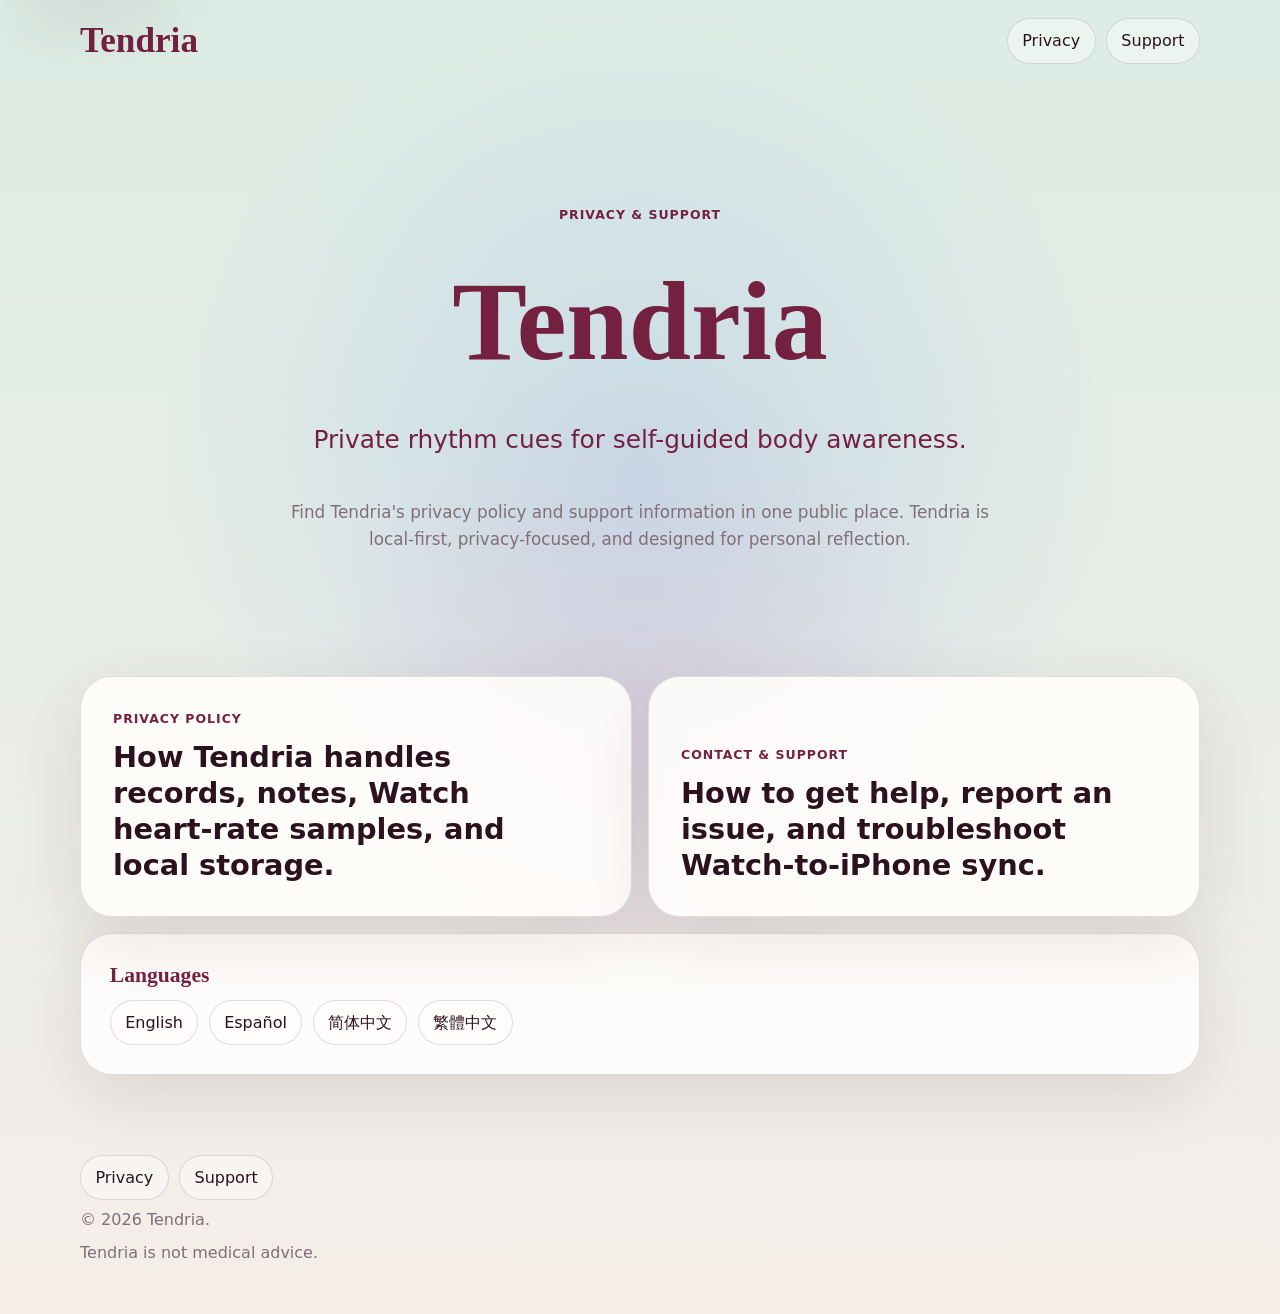
<file: index.html>
<!doctype html>
<html lang="en">
<head>
  <meta charset="utf-8">
  <meta name="viewport" content="width=device-width, initial-scale=1">
  <meta name="theme-color" content="#dcece4" media="(prefers-color-scheme: light)">
  <meta name="theme-color" content="#1f332d" media="(prefers-color-scheme: dark)">
  <meta name="apple-mobile-web-app-status-bar-style" content="default">
  <title>Tendria Privacy & Support</title>
  <meta name="description" content="Privacy policy and support information for Tendria, a private rhythm cue app for self-guided body awareness.">
  <link rel="stylesheet" href="assets/styles.css">
</head>
<body>
  <a class="skip-link" href="#main">Skip to content</a>
  <header class="site-header">
    <nav class="nav" aria-label="Primary">
      <a class="wordmark" href="./">Tendria</a>
      <div class="nav-links">
        <a href="privacy/">Privacy</a>
        <a href="support/">Support</a>
      </div>
    </nav>
  </header>

  <main id="main">
    <section class="hero">
      <p class="eyebrow">Privacy & support</p>
      <h1>Tendria</h1>
      <p class="tagline">Private rhythm cues for self-guided body awareness.</p>
      <p class="lede">Find Tendria's privacy policy and support information in one public place. Tendria is local-first, privacy-focused, and designed for personal reflection.</p>
    </section>

    <section class="card-grid" aria-label="Main links">
      <a class="feature-card" href="privacy/">
        <span class="card-kicker">Privacy Policy</span>
        <strong>How Tendria handles records, notes, Watch heart-rate samples, and local storage.</strong>
      </a>
      <a class="feature-card" href="support/">
        <span class="card-kicker">Contact & Support</span>
        <strong>How to get help, report an issue, and troubleshoot Watch-to-iPhone sync.</strong>
      </a>
    </section>

    <section class="language-card" aria-labelledby="language-title">
      <h2 id="language-title">Languages</h2>
      <div class="language-list">
        <a href="privacy/">English</a>
        <a href="es/privacy/">Español</a>
        <a href="zh-hans/privacy/">简体中文</a>
        <a href="zh-hant/privacy/">繁體中文</a>
      </div>
    </section>
  </main>

  <footer class="footer">
    <div class="footer-links">
      <a href="privacy/">Privacy</a>
      <a href="support/">Support</a>
    </div>
    <p>&copy; 2026 Tendria.</p>
    <p>Tendria is not medical advice.</p>
  </footer>
</body>
</html>
</file>
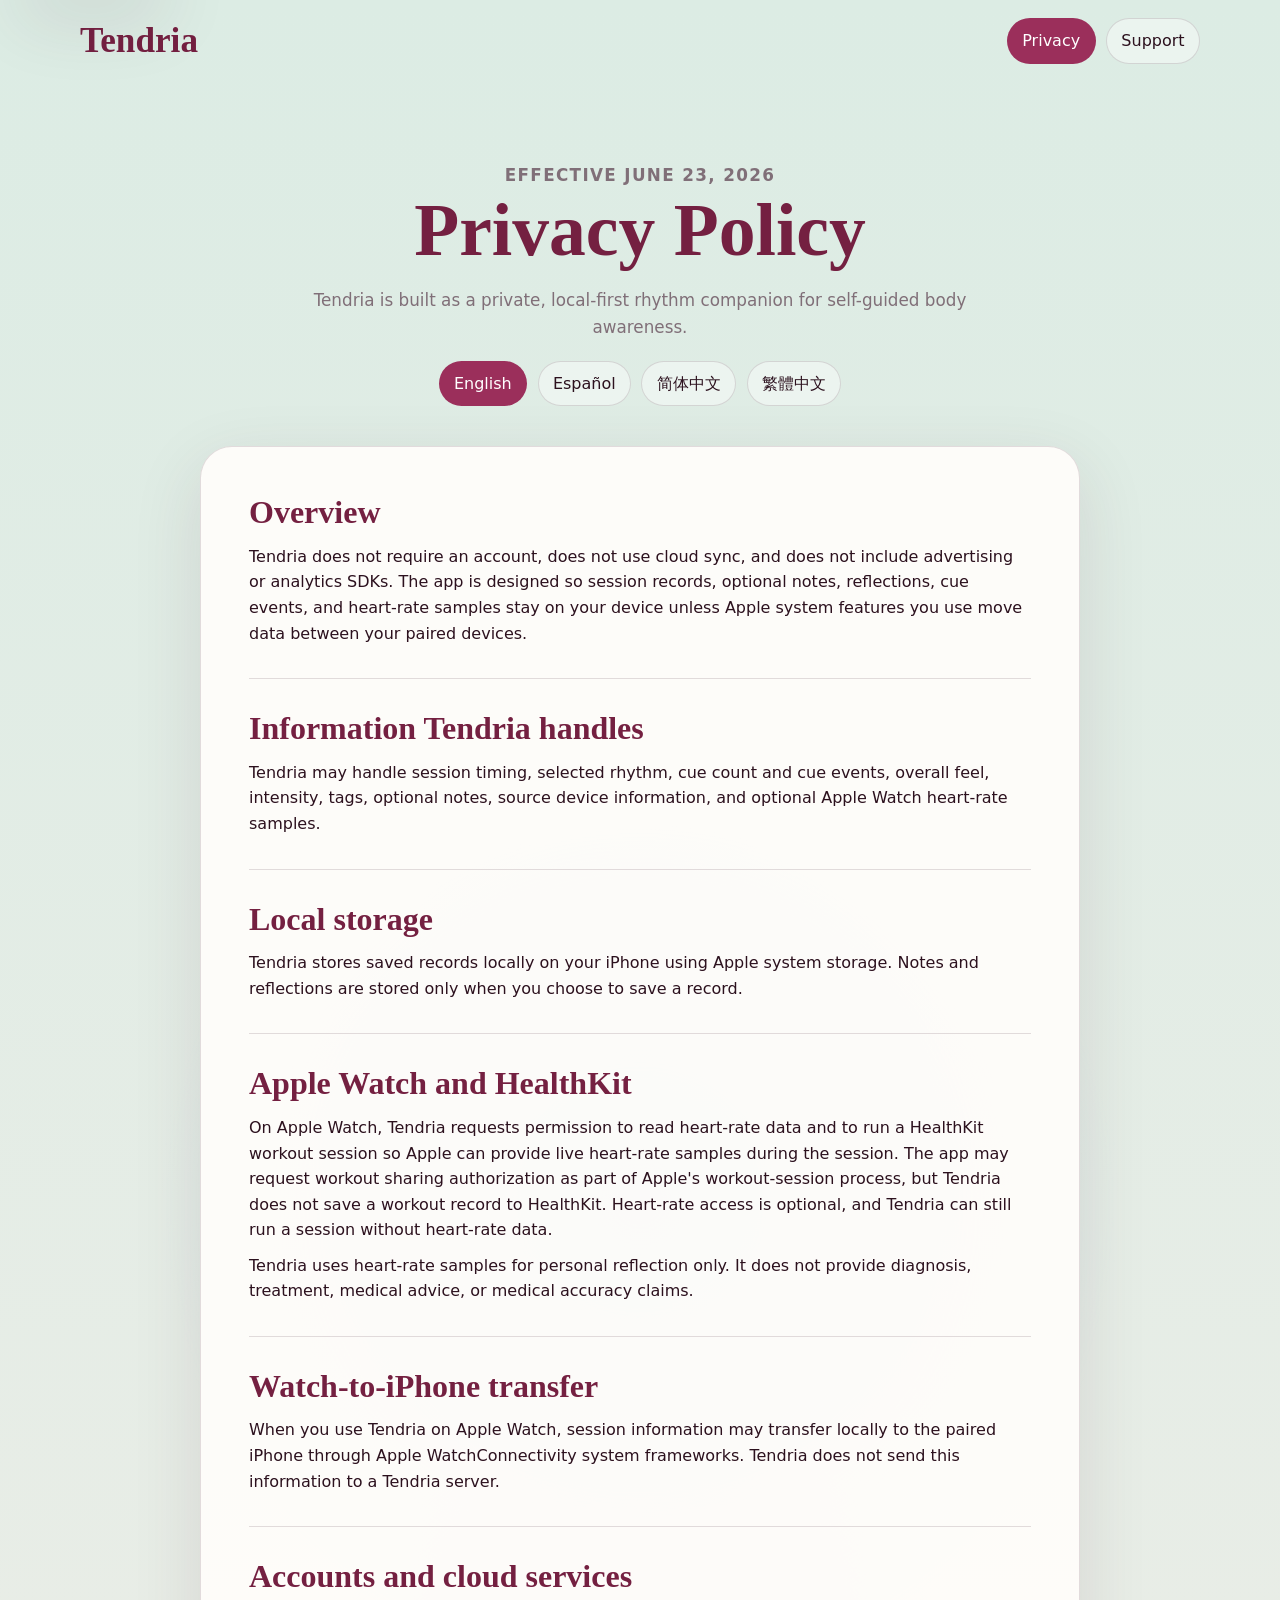
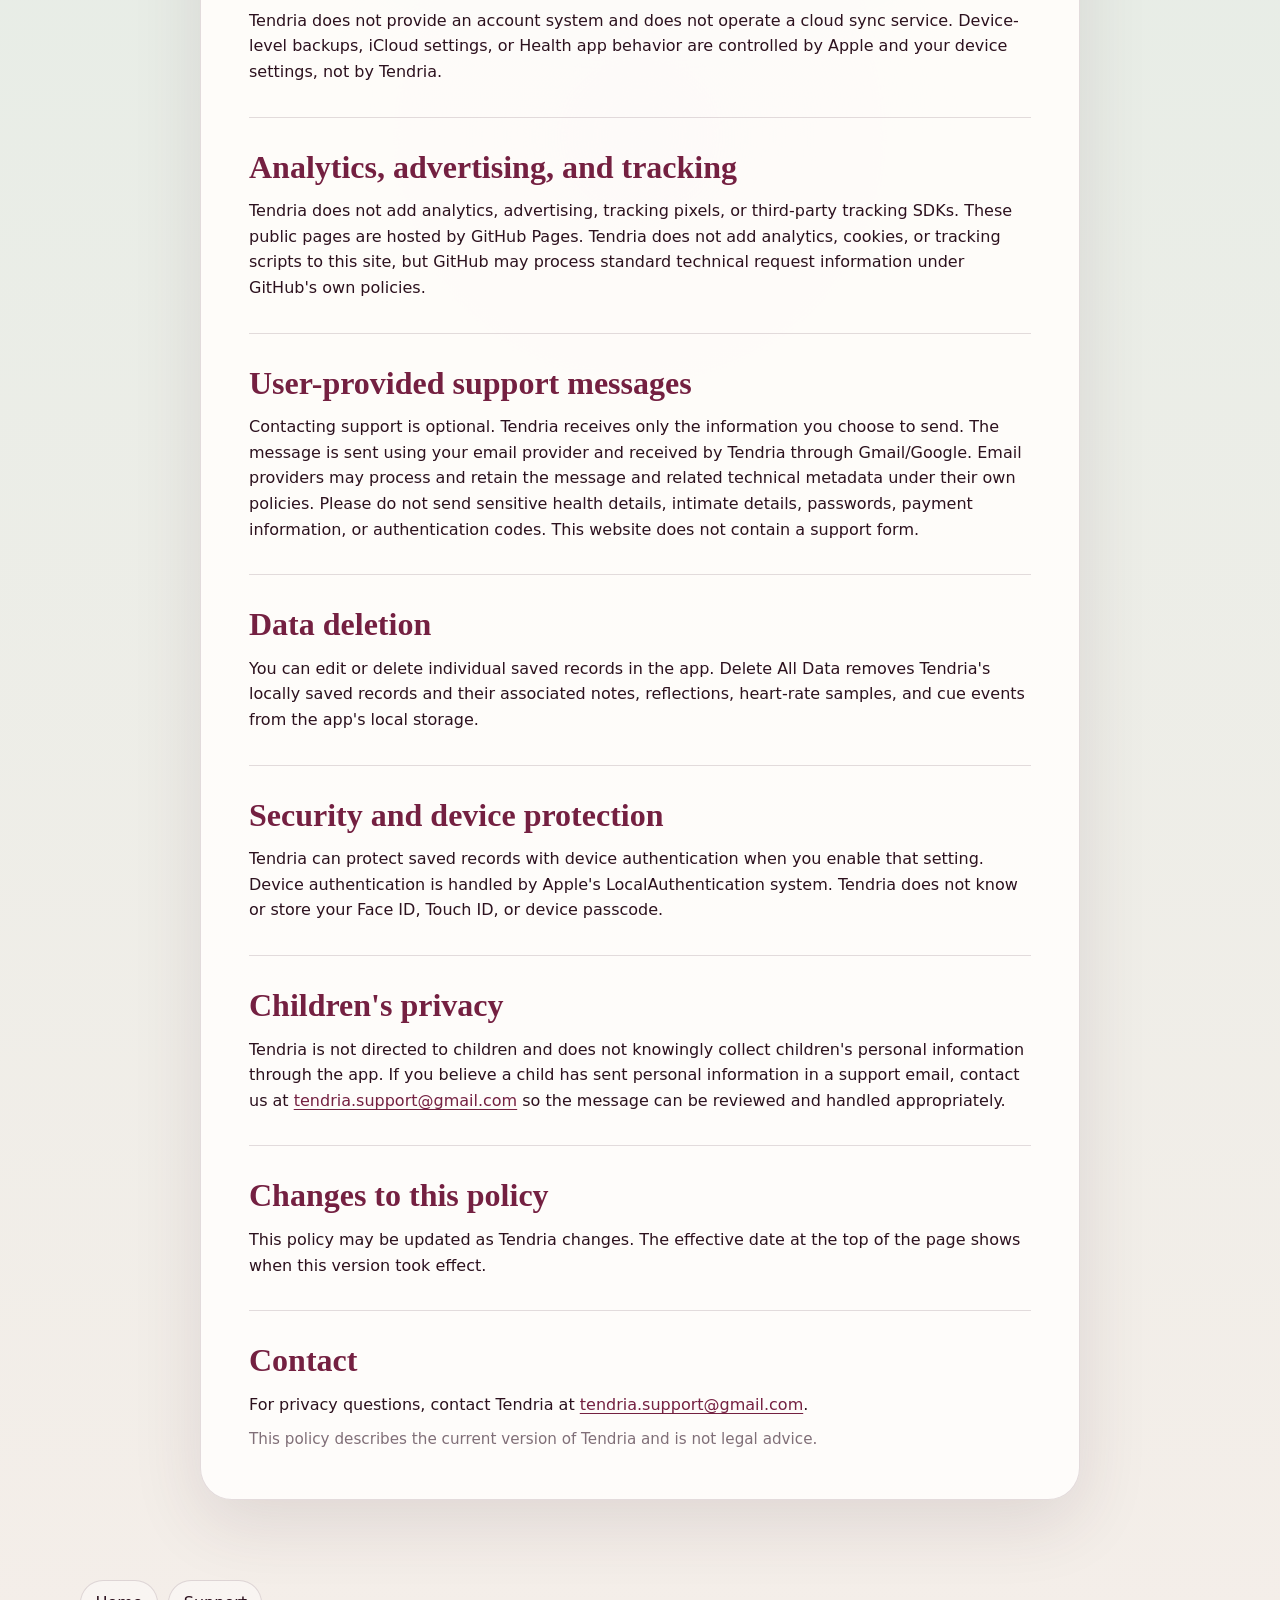
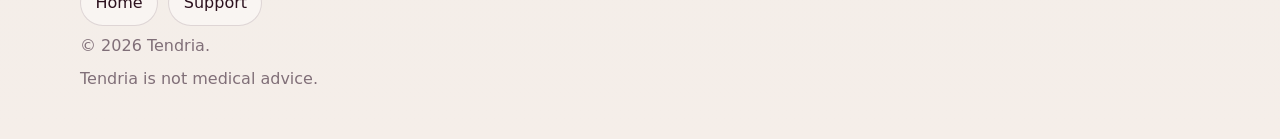
<file: privacy/index.html>
<!doctype html>
<html lang="en">
<head>
  <meta charset="utf-8">
  <meta name="viewport" content="width=device-width, initial-scale=1">
  <meta name="theme-color" content="#dcece4" media="(prefers-color-scheme: light)">
  <meta name="theme-color" content="#1f332d" media="(prefers-color-scheme: dark)">
  <meta name="apple-mobile-web-app-status-bar-style" content="default">
  <title>Privacy Policy | Tendria</title>
  <meta name="description" content="Tendria privacy policy covering local records, optional Apple Watch heart-rate access, support messages, and data deletion.">
  <link rel="stylesheet" href="../assets/styles.css">
</head>
<body>
  <a class="skip-link" href="#main">Skip to content</a>
  <header class="site-header">
    <nav class="nav" aria-label="Primary">
      <a class="wordmark" href="../">Tendria</a>
      <div class="nav-links">
        <a aria-current="page" href="./">Privacy</a>
        <a href="../support/">Support</a>
      </div>
    </nav>
  </header>

  <main id="main" class="policy-layout">
    <header class="page-intro">
      <p class="eyebrow">Effective June 23, 2026</p>
      <h1>Privacy Policy</h1>
      <p>Tendria is built as a private, local-first rhythm companion for self-guided body awareness.</p>
      <div class="language-list compact" aria-label="Language options">
        <a aria-current="page" href="./">English</a>
        <a href="../es/privacy/">Español</a>
        <a href="../zh-hans/privacy/">简体中文</a>
        <a href="../zh-hant/privacy/">繁體中文</a>
      </div>
    </header>

    <article class="content-card">
      <section>
        <h2>Overview</h2>
        <p>Tendria does not require an account, does not use cloud sync, and does not include advertising or analytics SDKs. The app is designed so session records, optional notes, reflections, cue events, and heart-rate samples stay on your device unless Apple system features you use move data between your paired devices.</p>
      </section>

      <section>
        <h2>Information Tendria handles</h2>
        <p>Tendria may handle session timing, selected rhythm, cue count and cue events, overall feel, intensity, tags, optional notes, source device information, and optional Apple Watch heart-rate samples.</p>
      </section>

      <section>
        <h2>Local storage</h2>
        <p>Tendria stores saved records locally on your iPhone using Apple system storage. Notes and reflections are stored only when you choose to save a record.</p>
      </section>

      <section>
        <h2>Apple Watch and HealthKit</h2>
        <p>On Apple Watch, Tendria requests permission to read heart-rate data and to run a HealthKit workout session so Apple can provide live heart-rate samples during the session. The app may request workout sharing authorization as part of Apple's workout-session process, but Tendria does not save a workout record to HealthKit. Heart-rate access is optional, and Tendria can still run a session without heart-rate data.</p>
        <p>Tendria uses heart-rate samples for personal reflection only. It does not provide diagnosis, treatment, medical advice, or medical accuracy claims.</p>
      </section>

      <section>
        <h2>Watch-to-iPhone transfer</h2>
        <p>When you use Tendria on Apple Watch, session information may transfer locally to the paired iPhone through Apple WatchConnectivity system frameworks. Tendria does not send this information to a Tendria server.</p>
      </section>

      <section>
        <h2>Accounts and cloud services</h2>
        <p>Tendria does not provide an account system and does not operate a cloud sync service. Device-level backups, iCloud settings, or Health app behavior are controlled by Apple and your device settings, not by Tendria.</p>
      </section>

      <section>
        <h2>Analytics, advertising, and tracking</h2>
        <p>Tendria does not add analytics, advertising, tracking pixels, or third-party tracking SDKs. These public pages are hosted by GitHub Pages. Tendria does not add analytics, cookies, or tracking scripts to this site, but GitHub may process standard technical request information under GitHub's own policies.</p>
      </section>

      <section>
        <h2>User-provided support messages</h2>
        <p>Contacting support is optional. Tendria receives only the information you choose to send. The message is sent using your email provider and received by Tendria through Gmail/Google. Email providers may process and retain the message and related technical metadata under their own policies. Please do not send sensitive health details, intimate details, passwords, payment information, or authentication codes. This website does not contain a support form.</p>
      </section>

      <section>
        <h2>Data deletion</h2>
        <p>You can edit or delete individual saved records in the app. Delete All Data removes Tendria's locally saved records and their associated notes, reflections, heart-rate samples, and cue events from the app's local storage.</p>
      </section>

      <section>
        <h2>Security and device protection</h2>
        <p>Tendria can protect saved records with device authentication when you enable that setting. Device authentication is handled by Apple's LocalAuthentication system. Tendria does not know or store your Face ID, Touch ID, or device passcode.</p>
      </section>

      <section>
        <h2>Children's privacy</h2>
        <p>Tendria is not directed to children and does not knowingly collect children's personal information through the app. If you believe a child has sent personal information in a support email, contact us at <a href="mailto:tendria.support@gmail.com?subject=Tendria%20Privacy%20Question">tendria.support@gmail.com</a> so the message can be reviewed and handled appropriately.</p>
      </section>

      <section>
        <h2>Changes to this policy</h2>
        <p>This policy may be updated as Tendria changes. The effective date at the top of the page shows when this version took effect.</p>
      </section>

      <section>
        <h2>Contact</h2>
        <p>For privacy questions, contact Tendria at <a href="mailto:tendria.support@gmail.com?subject=Tendria%20Privacy%20Question">tendria.support@gmail.com</a>.</p>
      </section>

      <p class="fine-print">This policy describes the current version of Tendria and is not legal advice.</p>
    </article>
  </main>

  <footer class="footer">
    <div class="footer-links">
      <a href="../">Home</a>
      <a href="../support/">Support</a>
    </div>
    <p>&copy; 2026 Tendria.</p>
    <p>Tendria is not medical advice.</p>
  </footer>
</body>
</html>
</file>
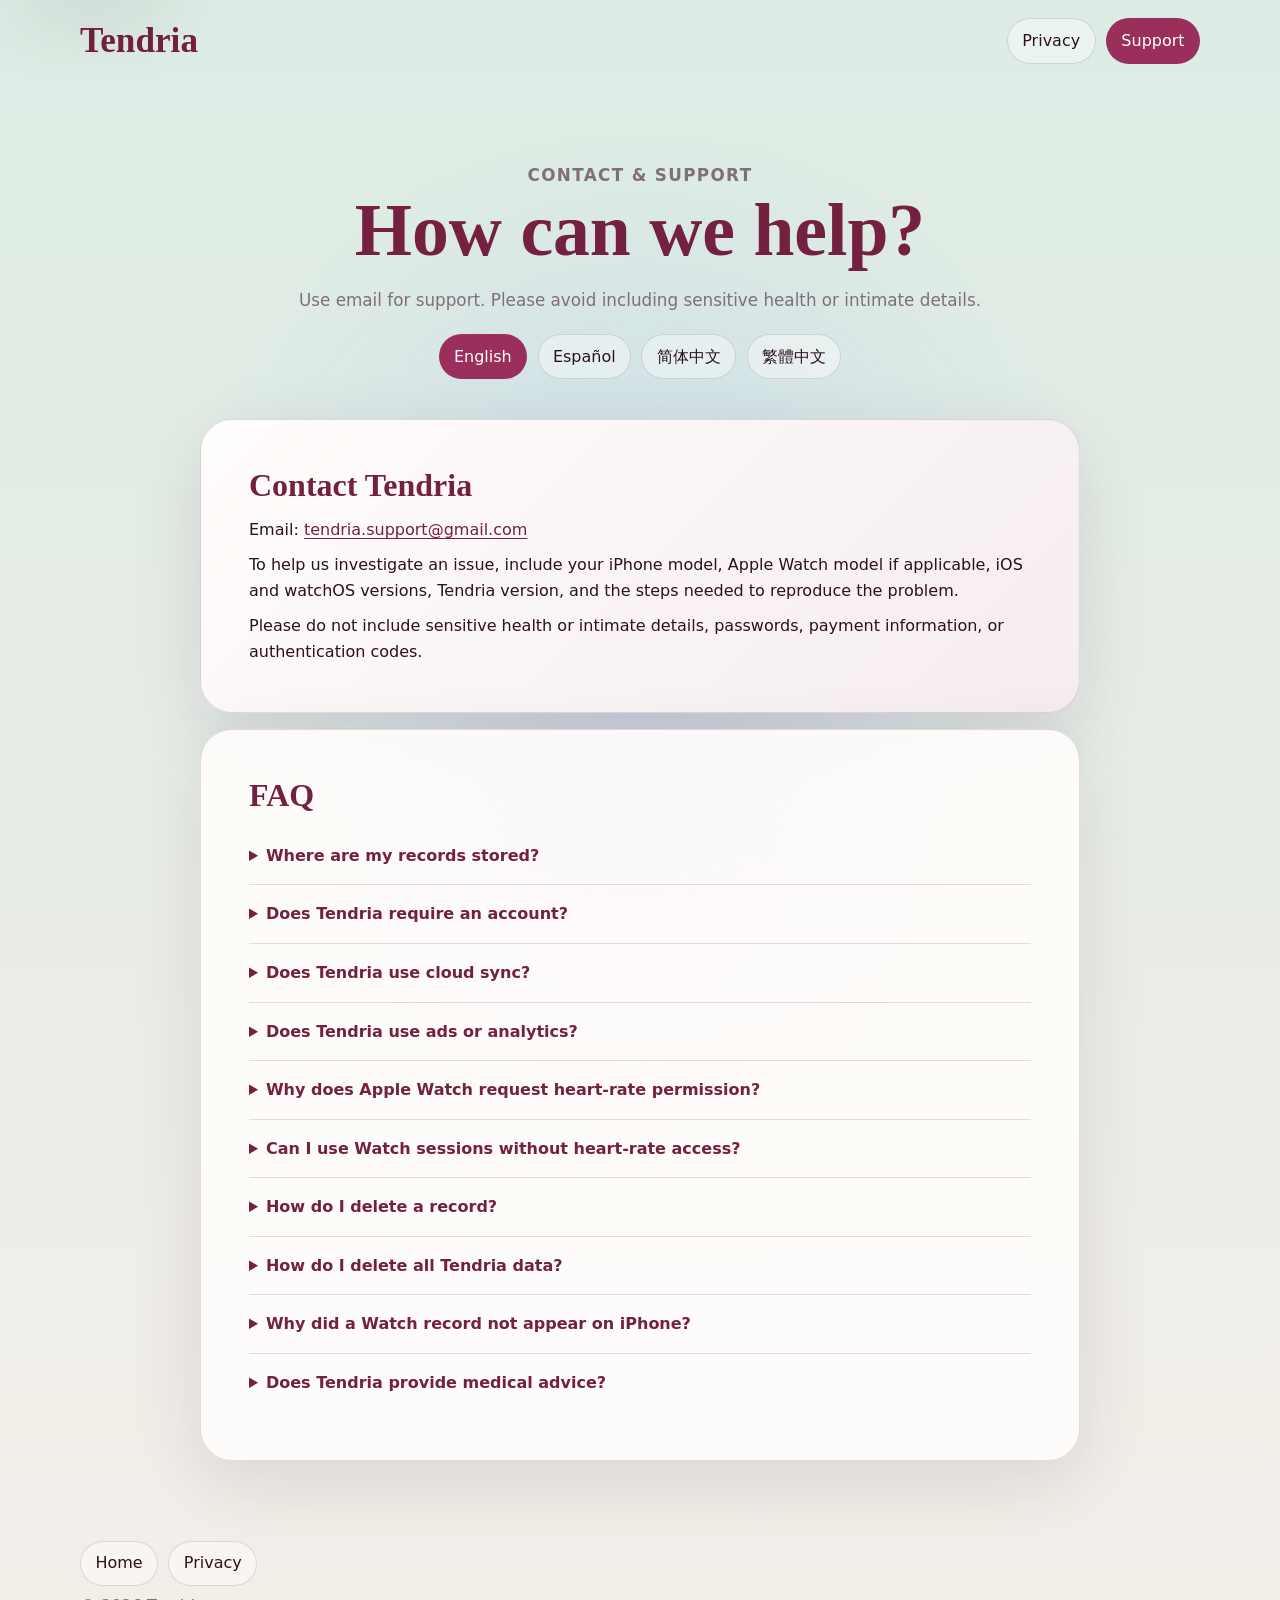
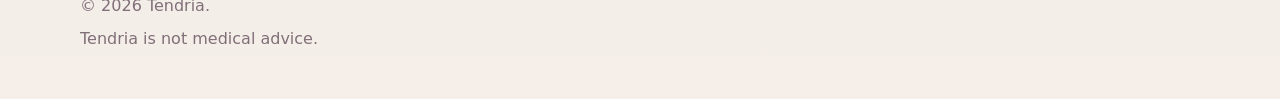
<file: support/index.html>
<!doctype html>
<html lang="en">
<head>
  <meta charset="utf-8">
  <meta name="viewport" content="width=device-width, initial-scale=1">
  <meta name="theme-color" content="#dcece4" media="(prefers-color-scheme: light)">
  <meta name="theme-color" content="#1f332d" media="(prefers-color-scheme: dark)">
  <meta name="apple-mobile-web-app-status-bar-style" content="default">
  <title>Contact & Support | Tendria</title>
  <meta name="description" content="Contact Tendria support and find answers about local records, Apple Watch heart-rate permission, deletion, and sync.">
  <link rel="stylesheet" href="../assets/styles.css">
</head>
<body>
  <a class="skip-link" href="#main">Skip to content</a>
  <header class="site-header">
    <nav class="nav" aria-label="Primary">
      <a class="wordmark" href="../">Tendria</a>
      <div class="nav-links">
        <a href="../privacy/">Privacy</a>
        <a aria-current="page" href="./">Support</a>
      </div>
    </nav>
  </header>

  <main id="main" class="policy-layout">
    <header class="page-intro">
      <p class="eyebrow">Contact & Support</p>
      <h1>How can we help?</h1>
      <p>Use email for support. Please avoid including sensitive health or intimate details.</p>
      <div class="language-list compact" aria-label="Language options">
        <a aria-current="page" href="./">English</a>
        <a href="../es/support/">Español</a>
        <a href="../zh-hans/support/">简体中文</a>
        <a href="../zh-hant/support/">繁體中文</a>
      </div>
    </header>

    <section class="content-card alert-card" aria-labelledby="email-title">
      <h2 id="email-title">Contact Tendria</h2>
      <p>Email: <a href="mailto:tendria.support@gmail.com?subject=Tendria%20Support">tendria.support@gmail.com</a></p>
      <p>To help us investigate an issue, include your iPhone model, Apple Watch model if applicable, iOS and watchOS versions, Tendria version, and the steps needed to reproduce the problem.</p>
      <p>Please do not include sensitive health or intimate details, passwords, payment information, or authentication codes.</p>
    </section>

    <section class="content-card">
      <h2>FAQ</h2>
      <details>
        <summary>Where are my records stored?</summary>
        <p>Saved records are stored locally in Tendria on your iPhone.</p>
      </details>
      <details>
        <summary>Does Tendria require an account?</summary>
        <p>No. Tendria does not require an account.</p>
      </details>
      <details>
        <summary>Does Tendria use cloud sync?</summary>
        <p>No. Tendria does not operate a cloud sync service.</p>
      </details>
      <details>
        <summary>Does Tendria use ads or analytics?</summary>
        <p>No. Tendria does not add ads, analytics SDKs, or tracking scripts.</p>
      </details>
      <details>
        <summary>Why does Apple Watch request heart-rate permission?</summary>
        <p>With permission, Tendria can show private heart-rate patterns from Apple Watch sessions for personal reflection.</p>
      </details>
      <details>
        <summary>Can I use Watch sessions without heart-rate access?</summary>
        <p>Yes. If heart-rate permission is unavailable or denied, Watch sessions can still run without heart-rate data.</p>
      </details>
      <details>
        <summary>How do I delete a record?</summary>
        <p>Open History, choose the record, and use the delete action for that record.</p>
      </details>
      <details>
        <summary>How do I delete all Tendria data?</summary>
        <p>Open Settings and use Delete All Data. This removes local saved sessions, notes, reflections, heart-rate samples, and cue events from Tendria's local storage.</p>
      </details>
      <details>
        <summary>Why did a Watch record not appear on iPhone?</summary>
        <p>Confirm that your iPhone and Apple Watch are paired and nearby, open Tendria on your iPhone, and wait a moment for device-to-device communication. If the record still does not appear, contact support.</p>
      </details>
      <details>
        <summary>Does Tendria provide medical advice?</summary>
        <p>No. Tendria is not a medical device and does not provide diagnosis, treatment, or medical advice.</p>
      </details>
    </section>
  </main>

  <footer class="footer">
    <div class="footer-links">
      <a href="../">Home</a>
      <a href="../privacy/">Privacy</a>
    </div>
    <p>&copy; 2026 Tendria.</p>
    <p>Tendria is not medical advice.</p>
  </footer>
</body>
</html>
</file>
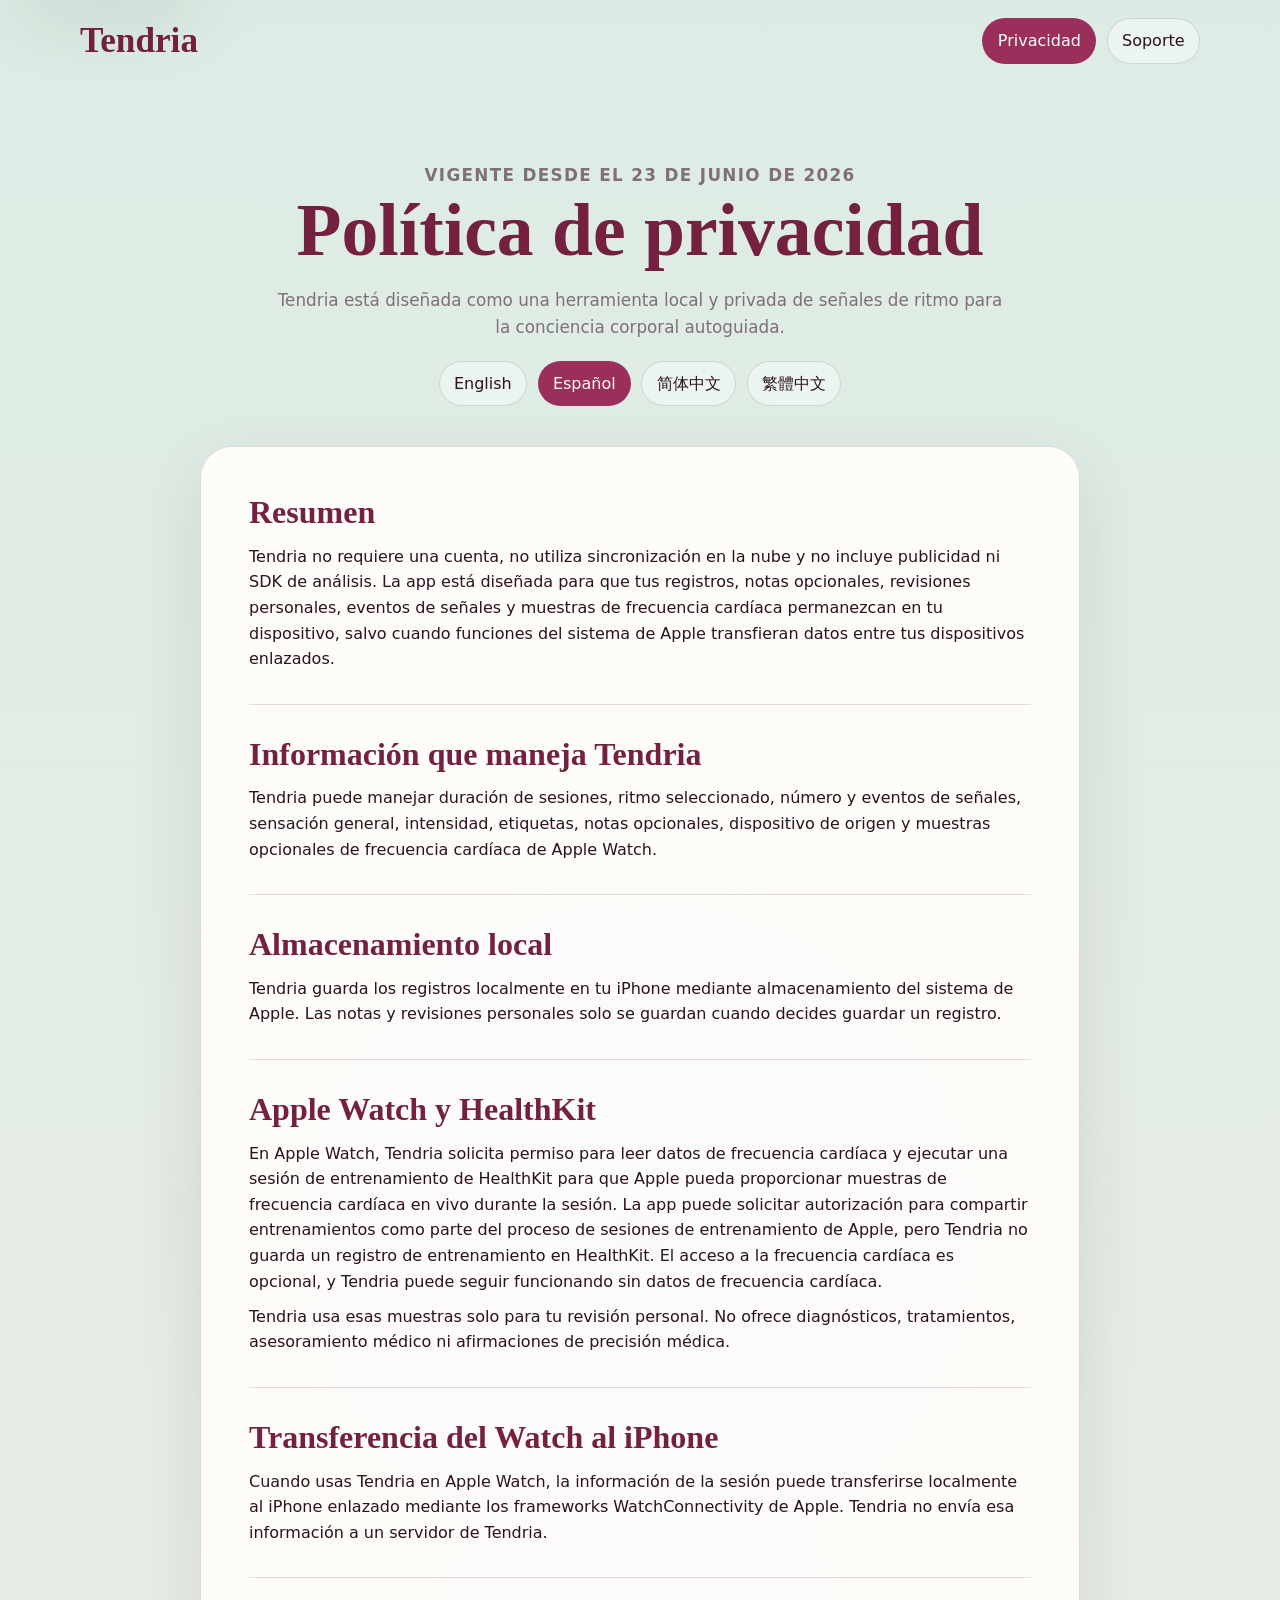
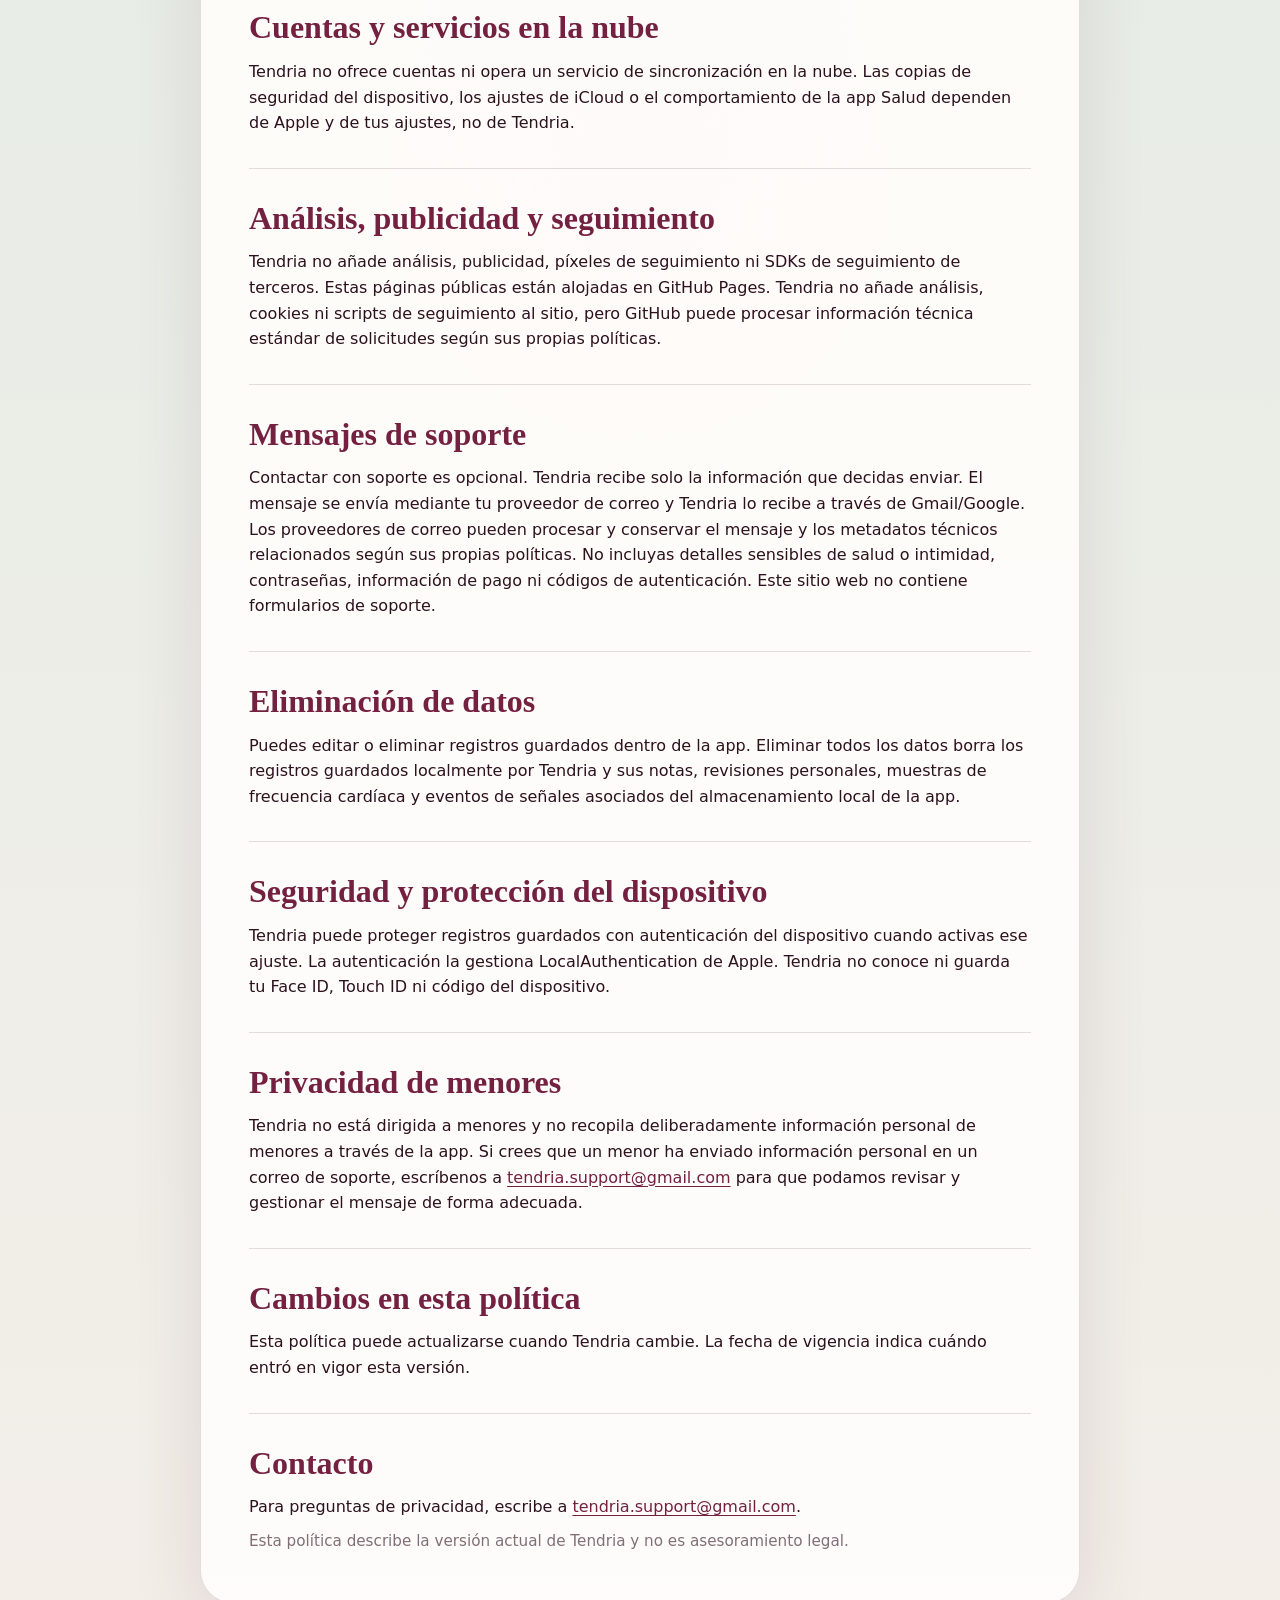
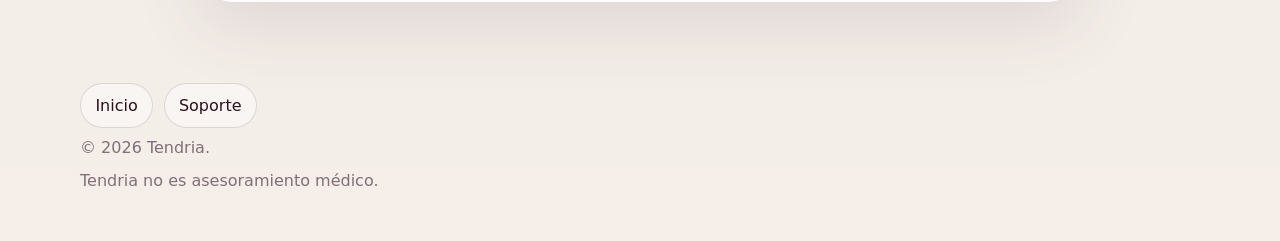
<file: es/privacy/index.html>
<!doctype html>
<html lang="es">
<head>
  <meta charset="utf-8">
  <meta name="viewport" content="width=device-width, initial-scale=1">
  <meta name="theme-color" content="#dcece4" media="(prefers-color-scheme: light)">
  <meta name="theme-color" content="#1f332d" media="(prefers-color-scheme: dark)">
  <meta name="apple-mobile-web-app-status-bar-style" content="default">
  <title>Política de privacidad | Tendria</title>
  <meta name="description" content="Política de privacidad de Tendria sobre registros locales, acceso opcional a frecuencia cardíaca en Apple Watch, soporte y eliminación de datos.">
  <link rel="stylesheet" href="../../assets/styles.css">
</head>
<body>
  <a class="skip-link" href="#main">Saltar al contenido</a>
  <header class="site-header">
    <nav class="nav" aria-label="Principal">
      <a class="wordmark" href="../../">Tendria</a>
      <div class="nav-links">
        <a aria-current="page" href="./">Privacidad</a>
        <a href="../support/">Soporte</a>
      </div>
    </nav>
  </header>

  <main id="main" class="policy-layout">
    <header class="page-intro">
      <p class="eyebrow">Vigente desde el 23 de junio de 2026</p>
      <h1>Política de privacidad</h1>
      <p>Tendria está diseñada como una herramienta local y privada de señales de ritmo para la conciencia corporal autoguiada.</p>
      <div class="language-list compact" aria-label="Idiomas">
        <a href="../../privacy/">English</a>
        <a aria-current="page" href="./">Español</a>
        <a href="../../zh-hans/privacy/">简体中文</a>
        <a href="../../zh-hant/privacy/">繁體中文</a>
      </div>
    </header>

    <article class="content-card">
      <section>
        <h2>Resumen</h2>
        <p>Tendria no requiere una cuenta, no utiliza sincronización en la nube y no incluye publicidad ni SDK de análisis. La app está diseñada para que tus registros, notas opcionales, revisiones personales, eventos de señales y muestras de frecuencia cardíaca permanezcan en tu dispositivo, salvo cuando funciones del sistema de Apple transfieran datos entre tus dispositivos enlazados.</p>
      </section>
      <section>
        <h2>Información que maneja Tendria</h2>
        <p>Tendria puede manejar duración de sesiones, ritmo seleccionado, número y eventos de señales, sensación general, intensidad, etiquetas, notas opcionales, dispositivo de origen y muestras opcionales de frecuencia cardíaca de Apple Watch.</p>
      </section>
      <section>
        <h2>Almacenamiento local</h2>
        <p>Tendria guarda los registros localmente en tu iPhone mediante almacenamiento del sistema de Apple. Las notas y revisiones personales solo se guardan cuando decides guardar un registro.</p>
      </section>
      <section>
        <h2>Apple Watch y HealthKit</h2>
        <p>En Apple Watch, Tendria solicita permiso para leer datos de frecuencia cardíaca y ejecutar una sesión de entrenamiento de HealthKit para que Apple pueda proporcionar muestras de frecuencia cardíaca en vivo durante la sesión. La app puede solicitar autorización para compartir entrenamientos como parte del proceso de sesiones de entrenamiento de Apple, pero Tendria no guarda un registro de entrenamiento en HealthKit. El acceso a la frecuencia cardíaca es opcional, y Tendria puede seguir funcionando sin datos de frecuencia cardíaca.</p>
        <p>Tendria usa esas muestras solo para tu revisión personal. No ofrece diagnósticos, tratamientos, asesoramiento médico ni afirmaciones de precisión médica.</p>
      </section>
      <section>
        <h2>Transferencia del Watch al iPhone</h2>
        <p>Cuando usas Tendria en Apple Watch, la información de la sesión puede transferirse localmente al iPhone enlazado mediante los frameworks WatchConnectivity de Apple. Tendria no envía esa información a un servidor de Tendria.</p>
      </section>
      <section>
        <h2>Cuentas y servicios en la nube</h2>
        <p>Tendria no ofrece cuentas ni opera un servicio de sincronización en la nube. Las copias de seguridad del dispositivo, los ajustes de iCloud o el comportamiento de la app Salud dependen de Apple y de tus ajustes, no de Tendria.</p>
      </section>
      <section>
        <h2>Análisis, publicidad y seguimiento</h2>
        <p>Tendria no añade análisis, publicidad, píxeles de seguimiento ni SDKs de seguimiento de terceros. Estas páginas públicas están alojadas en GitHub Pages. Tendria no añade análisis, cookies ni scripts de seguimiento al sitio, pero GitHub puede procesar información técnica estándar de solicitudes según sus propias políticas.</p>
      </section>
      <section>
        <h2>Mensajes de soporte</h2>
        <p>Contactar con soporte es opcional. Tendria recibe solo la información que decidas enviar. El mensaje se envía mediante tu proveedor de correo y Tendria lo recibe a través de Gmail/Google. Los proveedores de correo pueden procesar y conservar el mensaje y los metadatos técnicos relacionados según sus propias políticas. No incluyas detalles sensibles de salud o intimidad, contraseñas, información de pago ni códigos de autenticación. Este sitio web no contiene formularios de soporte.</p>
      </section>
      <section>
        <h2>Eliminación de datos</h2>
        <p>Puedes editar o eliminar registros guardados dentro de la app. Eliminar todos los datos borra los registros guardados localmente por Tendria y sus notas, revisiones personales, muestras de frecuencia cardíaca y eventos de señales asociados del almacenamiento local de la app.</p>
      </section>
      <section>
        <h2>Seguridad y protección del dispositivo</h2>
        <p>Tendria puede proteger registros guardados con autenticación del dispositivo cuando activas ese ajuste. La autenticación la gestiona LocalAuthentication de Apple. Tendria no conoce ni guarda tu Face ID, Touch ID ni código del dispositivo.</p>
      </section>
      <section>
        <h2>Privacidad de menores</h2>
        <p>Tendria no está dirigida a menores y no recopila deliberadamente información personal de menores a través de la app. Si crees que un menor ha enviado información personal en un correo de soporte, escríbenos a <a href="mailto:tendria.support@gmail.com?subject=Tendria%20Privacy%20Question">tendria.support@gmail.com</a> para que podamos revisar y gestionar el mensaje de forma adecuada.</p>
      </section>
      <section>
        <h2>Cambios en esta política</h2>
        <p>Esta política puede actualizarse cuando Tendria cambie. La fecha de vigencia indica cuándo entró en vigor esta versión.</p>
      </section>
      <section>
        <h2>Contacto</h2>
        <p>Para preguntas de privacidad, escribe a <a href="mailto:tendria.support@gmail.com?subject=Tendria%20Privacy%20Question">tendria.support@gmail.com</a>.</p>
      </section>
      <p class="fine-print">Esta política describe la versión actual de Tendria y no es asesoramiento legal.</p>
    </article>
  </main>

  <footer class="footer">
    <div class="footer-links">
      <a href="../../">Inicio</a>
      <a href="../support/">Soporte</a>
    </div>
    <p>&copy; 2026 Tendria.</p>
    <p>Tendria no es asesoramiento médico.</p>
  </footer>
</body>
</html>
</file>
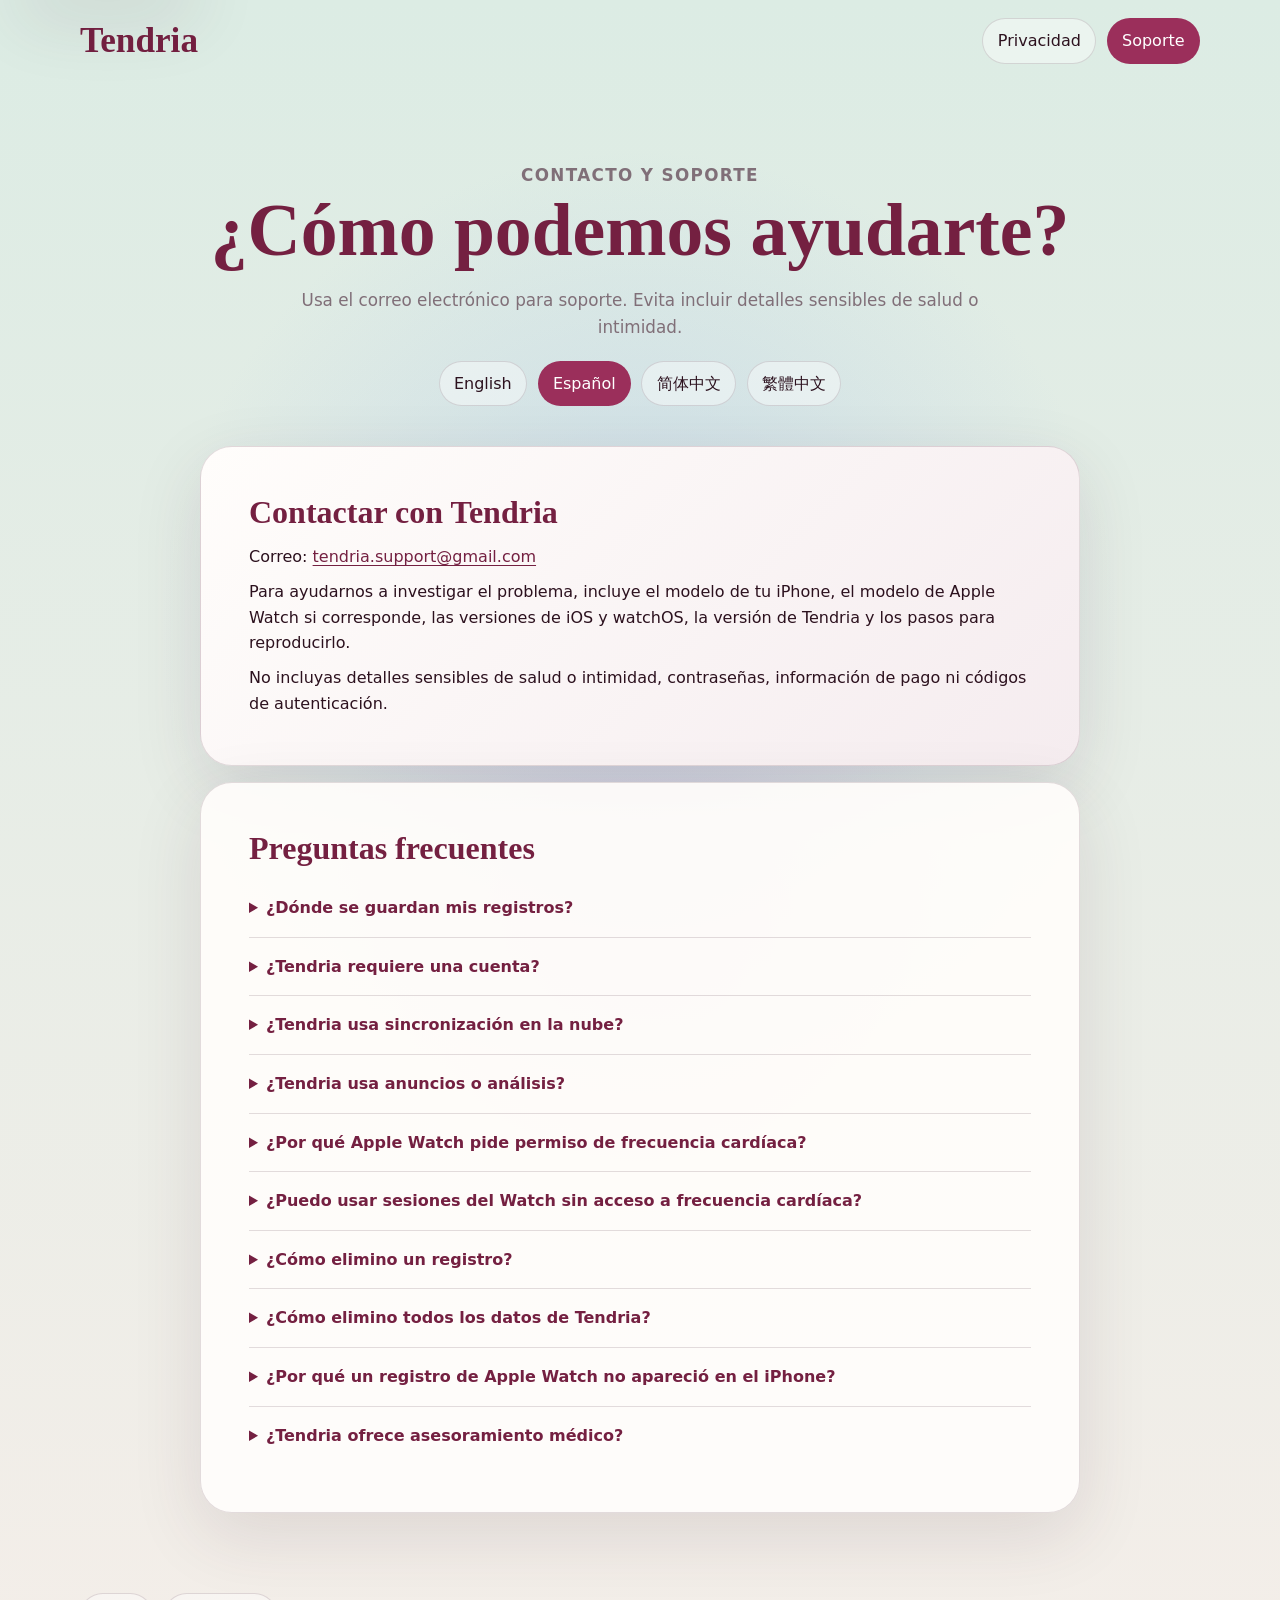
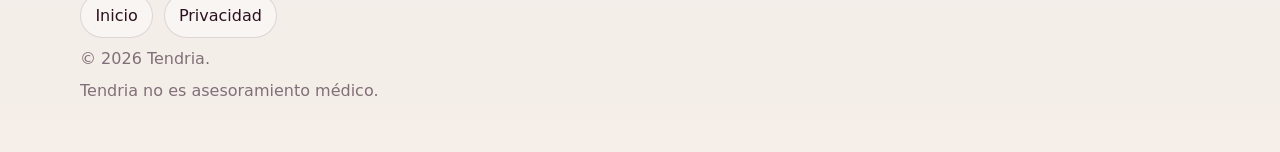
<file: es/support/index.html>
<!doctype html>
<html lang="es">
<head>
  <meta charset="utf-8">
  <meta name="viewport" content="width=device-width, initial-scale=1">
  <meta name="theme-color" content="#dcece4" media="(prefers-color-scheme: light)">
  <meta name="theme-color" content="#1f332d" media="(prefers-color-scheme: dark)">
  <meta name="apple-mobile-web-app-status-bar-style" content="default">
  <title>Contacto y soporte | Tendria</title>
  <meta name="description" content="Contacto y soporte de Tendria, con ayuda sobre registros locales, frecuencia cardíaca en Apple Watch, eliminación y sincronización.">
  <link rel="stylesheet" href="../../assets/styles.css">
</head>
<body>
  <a class="skip-link" href="#main">Saltar al contenido</a>
  <header class="site-header">
    <nav class="nav" aria-label="Principal">
      <a class="wordmark" href="../../">Tendria</a>
      <div class="nav-links">
        <a href="../privacy/">Privacidad</a>
        <a aria-current="page" href="./">Soporte</a>
      </div>
    </nav>
  </header>

  <main id="main" class="policy-layout">
    <header class="page-intro">
      <p class="eyebrow">Contacto y soporte</p>
      <h1>¿Cómo podemos ayudarte?</h1>
      <p>Usa el correo electrónico para soporte. Evita incluir detalles sensibles de salud o intimidad.</p>
      <div class="language-list compact" aria-label="Idiomas">
        <a href="../../support/">English</a>
        <a aria-current="page" href="./">Español</a>
        <a href="../../zh-hans/support/">简体中文</a>
        <a href="../../zh-hant/support/">繁體中文</a>
      </div>
    </header>

    <section class="content-card alert-card" aria-labelledby="email-title">
      <h2 id="email-title">Contactar con Tendria</h2>
      <p>Correo: <a href="mailto:tendria.support@gmail.com?subject=Tendria%20Support">tendria.support@gmail.com</a></p>
      <p>Para ayudarnos a investigar el problema, incluye el modelo de tu iPhone, el modelo de Apple Watch si corresponde, las versiones de iOS y watchOS, la versión de Tendria y los pasos para reproducirlo.</p>
      <p>No incluyas detalles sensibles de salud o intimidad, contraseñas, información de pago ni códigos de autenticación.</p>
    </section>

    <section class="content-card">
      <h2>Preguntas frecuentes</h2>
      <details><summary>¿Dónde se guardan mis registros?</summary><p>Los registros guardados se almacenan localmente en Tendria en tu iPhone.</p></details>
      <details><summary>¿Tendria requiere una cuenta?</summary><p>No. Tendria no requiere una cuenta.</p></details>
      <details><summary>¿Tendria usa sincronización en la nube?</summary><p>No. Tendria no opera un servicio de sincronización en la nube.</p></details>
      <details><summary>¿Tendria usa anuncios o análisis?</summary><p>No. Tendria no añade anuncios, SDKs de análisis ni scripts de seguimiento.</p></details>
      <details><summary>¿Por qué Apple Watch pide permiso de frecuencia cardíaca?</summary><p>Con permiso, Tendria puede mostrar patrones privados de frecuencia cardíaca de sesiones de Apple Watch para tu revisión personal.</p></details>
      <details><summary>¿Puedo usar sesiones del Watch sin acceso a frecuencia cardíaca?</summary><p>Sí. Si el permiso no está disponible o se deniega, las sesiones del Watch pueden funcionar sin datos de frecuencia cardíaca.</p></details>
      <details><summary>¿Cómo elimino un registro?</summary><p>Abre Historial, elige el registro y usa la acción para eliminarlo.</p></details>
      <details><summary>¿Cómo elimino todos los datos de Tendria?</summary><p>Abre Ajustes y usa Eliminar todos los datos. Esto elimina sesiones guardadas, notas, revisiones personales, muestras de frecuencia cardíaca y eventos de señales del almacenamiento local de Tendria.</p></details>
      <details><summary>¿Por qué un registro de Apple Watch no apareció en el iPhone?</summary><p>Confirma que el iPhone y el Apple Watch estén enlazados y cerca, abre Tendria en el iPhone y espera unos momentos. Si el registro sigue sin aparecer, contacta con soporte.</p></details>
      <details><summary>¿Tendria ofrece asesoramiento médico?</summary><p>No. Tendria no es un dispositivo médico y no ofrece diagnóstico, tratamiento ni asesoramiento médico.</p></details>
    </section>
  </main>

  <footer class="footer">
    <div class="footer-links">
      <a href="../../">Inicio</a>
      <a href="../privacy/">Privacidad</a>
    </div>
    <p>&copy; 2026 Tendria.</p>
    <p>Tendria no es asesoramiento médico.</p>
  </footer>
</body>
</html>
</file>
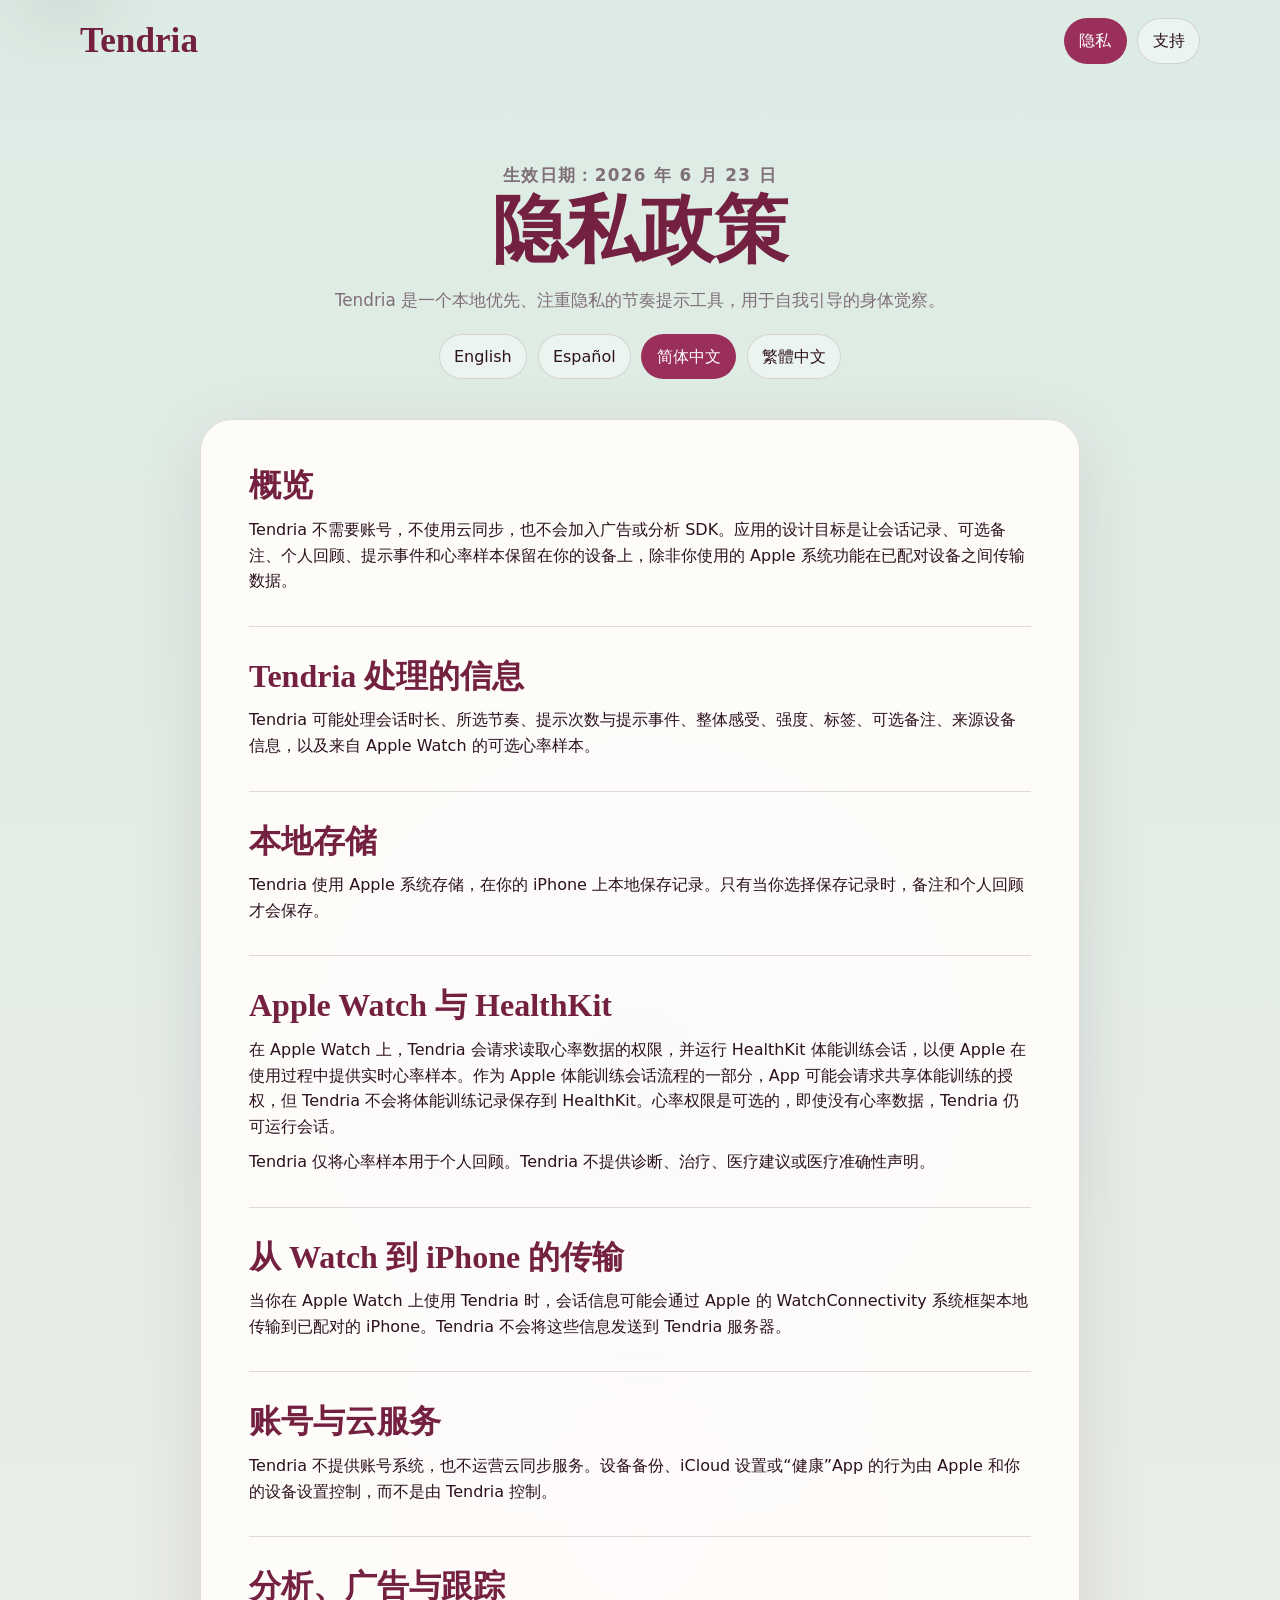
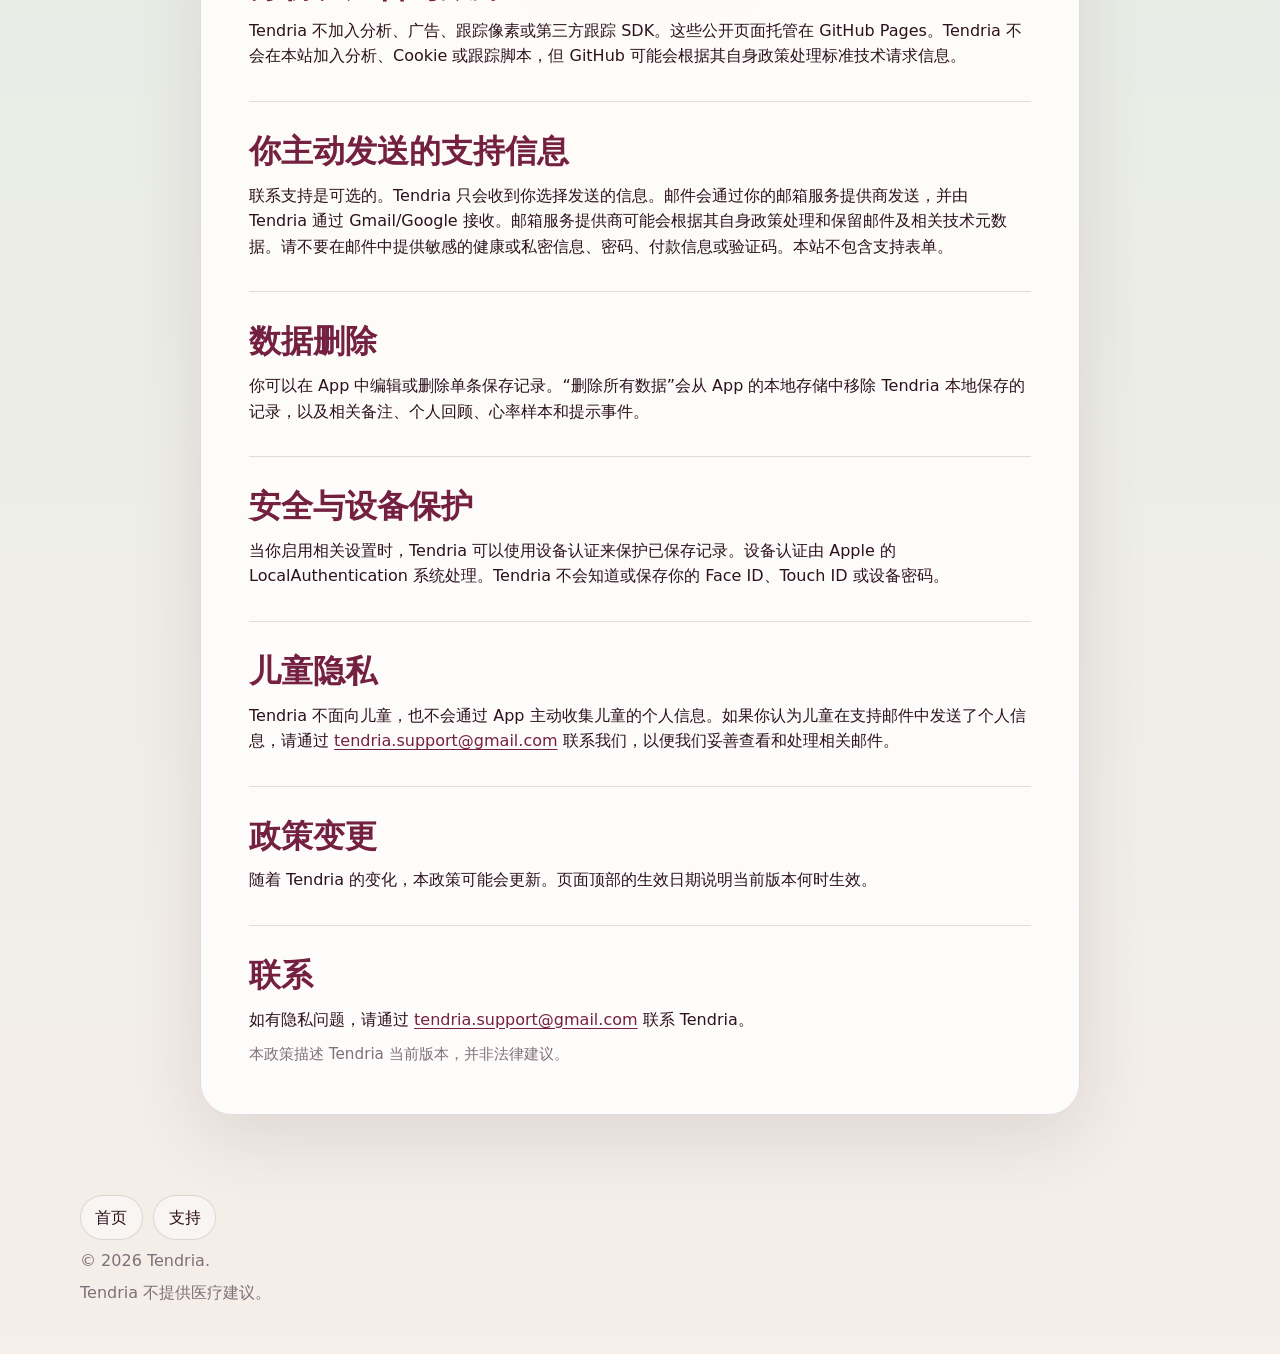
<file: zh-hans/privacy/index.html>
<!doctype html>
<html lang="zh-Hans">
<head>
  <meta charset="utf-8">
  <meta name="viewport" content="width=device-width, initial-scale=1">
  <meta name="theme-color" content="#dcece4" media="(prefers-color-scheme: light)">
  <meta name="theme-color" content="#1f332d" media="(prefers-color-scheme: dark)">
  <meta name="apple-mobile-web-app-status-bar-style" content="default">
  <title>隐私政策 | Tendria</title>
  <meta name="description" content="Tendria 隐私政策，说明本地记录、Apple Watch 心率权限、支持信息与数据删除。">
  <link rel="stylesheet" href="../../assets/styles.css">
</head>
<body>
  <a class="skip-link" href="#main">跳到正文</a>
  <header class="site-header">
    <nav class="nav" aria-label="主导航">
      <a class="wordmark" href="../../">Tendria</a>
      <div class="nav-links">
        <a aria-current="page" href="./">隐私</a>
        <a href="../support/">支持</a>
      </div>
    </nav>
  </header>

  <main id="main" class="policy-layout">
    <header class="page-intro">
      <p class="eyebrow">生效日期：2026 年 6 月 23 日</p>
      <h1>隐私政策</h1>
      <p>Tendria 是一个本地优先、注重隐私的节奏提示工具，用于自我引导的身体觉察。</p>
      <div class="language-list compact" aria-label="语言选项">
        <a href="../../privacy/">English</a>
        <a href="../../es/privacy/">Español</a>
        <a aria-current="page" href="./">简体中文</a>
        <a href="../../zh-hant/privacy/">繁體中文</a>
      </div>
    </header>

    <article class="content-card">
      <section><h2>概览</h2><p>Tendria 不需要账号，不使用云同步，也不会加入广告或分析 SDK。应用的设计目标是让会话记录、可选备注、个人回顾、提示事件和心率样本保留在你的设备上，除非你使用的 Apple 系统功能在已配对设备之间传输数据。</p></section>
      <section><h2>Tendria 处理的信息</h2><p>Tendria 可能处理会话时长、所选节奏、提示次数与提示事件、整体感受、强度、标签、可选备注、来源设备信息，以及来自 Apple Watch 的可选心率样本。</p></section>
      <section><h2>本地存储</h2><p>Tendria 使用 Apple 系统存储，在你的 iPhone 上本地保存记录。只有当你选择保存记录时，备注和个人回顾才会保存。</p></section>
      <section><h2>Apple Watch 与 HealthKit</h2><p>在 Apple Watch 上，Tendria 会请求读取心率数据的权限，并运行 HealthKit 体能训练会话，以便 Apple 在使用过程中提供实时心率样本。作为 Apple 体能训练会话流程的一部分，App 可能会请求共享体能训练的授权，但 Tendria 不会将体能训练记录保存到 HealthKit。心率权限是可选的，即使没有心率数据，Tendria 仍可运行会话。</p><p>Tendria 仅将心率样本用于个人回顾。Tendria 不提供诊断、治疗、医疗建议或医疗准确性声明。</p></section>
      <section><h2>从 Watch 到 iPhone 的传输</h2><p>当你在 Apple Watch 上使用 Tendria 时，会话信息可能会通过 Apple 的 WatchConnectivity 系统框架本地传输到已配对的 iPhone。Tendria 不会将这些信息发送到 Tendria 服务器。</p></section>
      <section><h2>账号与云服务</h2><p>Tendria 不提供账号系统，也不运营云同步服务。设备备份、iCloud 设置或“健康”App 的行为由 Apple 和你的设备设置控制，而不是由 Tendria 控制。</p></section>
      <section><h2>分析、广告与跟踪</h2><p>Tendria 不加入分析、广告、跟踪像素或第三方跟踪 SDK。这些公开页面托管在 GitHub Pages。Tendria 不会在本站加入分析、Cookie 或跟踪脚本，但 GitHub 可能会根据其自身政策处理标准技术请求信息。</p></section>
      <section><h2>你主动发送的支持信息</h2><p>联系支持是可选的。Tendria 只会收到你选择发送的信息。邮件会通过你的邮箱服务提供商发送，并由 Tendria 通过 Gmail/Google 接收。邮箱服务提供商可能会根据其自身政策处理和保留邮件及相关技术元数据。请不要在邮件中提供敏感的健康或私密信息、密码、付款信息或验证码。本站不包含支持表单。</p></section>
      <section><h2>数据删除</h2><p>你可以在 App 中编辑或删除单条保存记录。“删除所有数据”会从 App 的本地存储中移除 Tendria 本地保存的记录，以及相关备注、个人回顾、心率样本和提示事件。</p></section>
      <section><h2>安全与设备保护</h2><p>当你启用相关设置时，Tendria 可以使用设备认证来保护已保存记录。设备认证由 Apple 的 LocalAuthentication 系统处理。Tendria 不会知道或保存你的 Face ID、Touch ID 或设备密码。</p></section>
      <section><h2>儿童隐私</h2><p>Tendria 不面向儿童，也不会通过 App 主动收集儿童的个人信息。如果你认为儿童在支持邮件中发送了个人信息，请通过 <a href="mailto:tendria.support@gmail.com?subject=Tendria%20Privacy%20Question">tendria.support@gmail.com</a> 联系我们，以便我们妥善查看和处理相关邮件。</p></section>
      <section><h2>政策变更</h2><p>随着 Tendria 的变化，本政策可能会更新。页面顶部的生效日期说明当前版本何时生效。</p></section>
      <section><h2>联系</h2><p>如有隐私问题，请通过 <a href="mailto:tendria.support@gmail.com?subject=Tendria%20Privacy%20Question">tendria.support@gmail.com</a> 联系 Tendria。</p></section>
      <p class="fine-print">本政策描述 Tendria 当前版本，并非法律建议。</p>
    </article>
  </main>

  <footer class="footer">
    <div class="footer-links">
      <a href="../../">首页</a>
      <a href="../support/">支持</a>
    </div>
    <p>&copy; 2026 Tendria.</p>
    <p>Tendria 不提供医疗建议。</p>
  </footer>
</body>
</html>
</file>
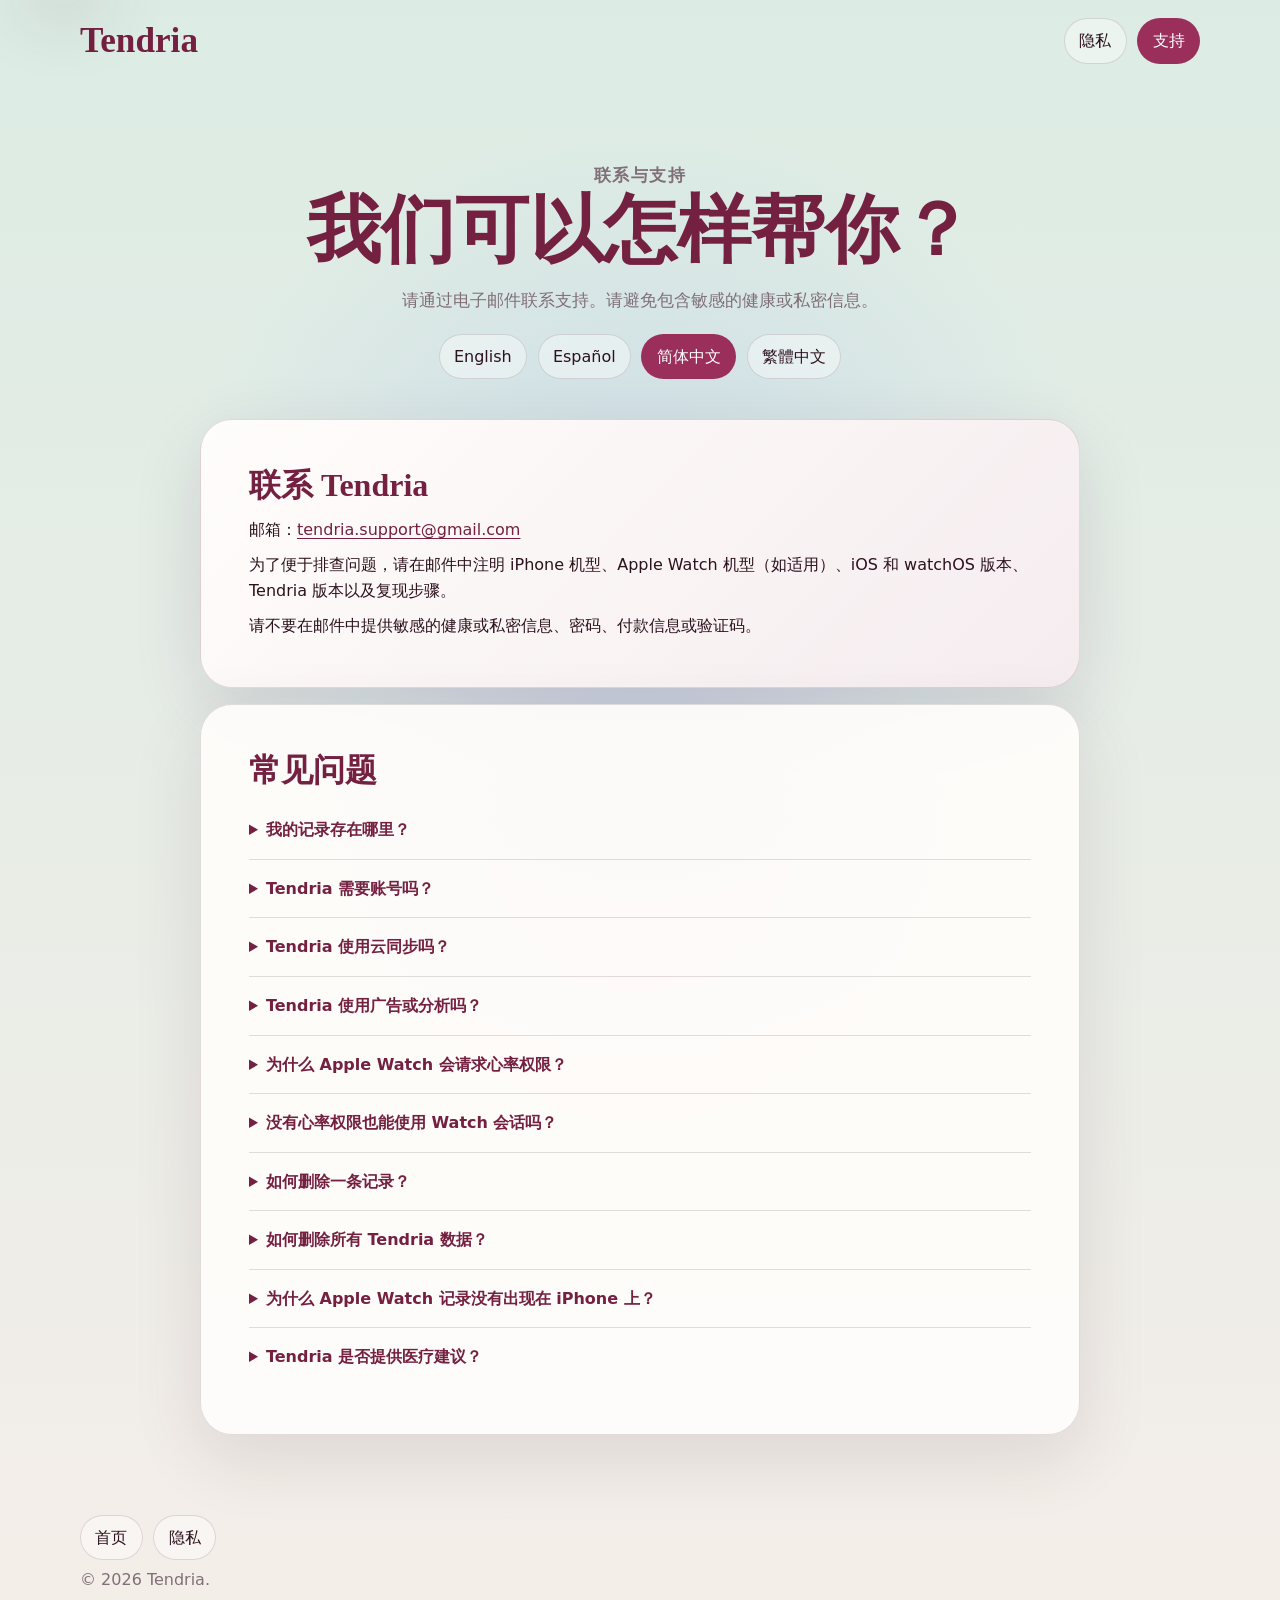
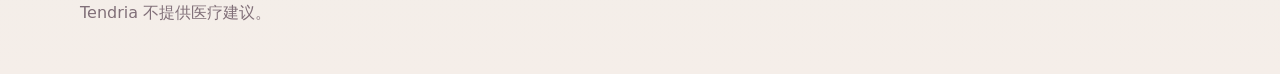
<file: zh-hans/support/index.html>
<!doctype html>
<html lang="zh-Hans">
<head>
  <meta charset="utf-8">
  <meta name="viewport" content="width=device-width, initial-scale=1">
  <meta name="theme-color" content="#dcece4" media="(prefers-color-scheme: light)">
  <meta name="theme-color" content="#1f332d" media="(prefers-color-scheme: dark)">
  <meta name="apple-mobile-web-app-status-bar-style" content="default">
  <title>联系与支持 | Tendria</title>
  <meta name="description" content="联系 Tendria 支持，并查看关于本地记录、Apple Watch 心率权限、删除和同步的帮助。">
  <link rel="stylesheet" href="../../assets/styles.css">
</head>
<body>
  <a class="skip-link" href="#main">跳到正文</a>
  <header class="site-header">
    <nav class="nav" aria-label="主导航">
      <a class="wordmark" href="../../">Tendria</a>
      <div class="nav-links">
        <a href="../privacy/">隐私</a>
        <a aria-current="page" href="./">支持</a>
      </div>
    </nav>
  </header>

  <main id="main" class="policy-layout">
    <header class="page-intro">
      <p class="eyebrow">联系与支持</p>
      <h1>我们可以怎样帮你？</h1>
      <p>请通过电子邮件联系支持。请避免包含敏感的健康或私密信息。</p>
      <div class="language-list compact" aria-label="语言选项">
        <a href="../../support/">English</a>
        <a href="../../es/support/">Español</a>
        <a aria-current="page" href="./">简体中文</a>
        <a href="../../zh-hant/support/">繁體中文</a>
      </div>
    </header>

    <section class="content-card alert-card" aria-labelledby="email-title">
      <h2 id="email-title">联系 Tendria</h2>
      <p>邮箱：<a href="mailto:tendria.support@gmail.com?subject=Tendria%20Support">tendria.support@gmail.com</a></p>
      <p>为了便于排查问题，请在邮件中注明 iPhone 机型、Apple Watch 机型（如适用）、iOS 和 watchOS 版本、Tendria 版本以及复现步骤。</p>
      <p>请不要在邮件中提供敏感的健康或私密信息、密码、付款信息或验证码。</p>
    </section>

    <section class="content-card">
      <h2>常见问题</h2>
      <details><summary>我的记录存在哪里？</summary><p>保存的记录会本地存储在 iPhone 上的 Tendria 中。</p></details>
      <details><summary>Tendria 需要账号吗？</summary><p>不需要。Tendria 不需要账号。</p></details>
      <details><summary>Tendria 使用云同步吗？</summary><p>不使用。Tendria 不运营云同步服务。</p></details>
      <details><summary>Tendria 使用广告或分析吗？</summary><p>不使用。Tendria 不加入广告、分析 SDK 或跟踪脚本。</p></details>
      <details><summary>为什么 Apple Watch 会请求心率权限？</summary><p>获得权限后，Tendria 可以显示 Apple Watch 会话中的私人心率模式，供你个人回顾。</p></details>
      <details><summary>没有心率权限也能使用 Watch 会话吗？</summary><p>可以。如果心率权限不可用或被拒绝，Watch 会话仍可在没有心率数据的情况下运行。</p></details>
      <details><summary>如何删除一条记录？</summary><p>打开“历史”，选择记录，然后使用该记录的删除操作。</p></details>
      <details><summary>如何删除所有 Tendria 数据？</summary><p>打开“设置”，使用“删除所有数据”。这会从 Tendria 本地存储中移除保存的会话、备注、个人回顾、心率样本和提示事件。</p></details>
      <details><summary>为什么 Apple Watch 记录没有出现在 iPhone 上？</summary><p>请确认 iPhone 与 Apple Watch 已配对并放在附近，然后打开 iPhone 上的 Tendria，稍等片刻。如果记录仍未出现，请联系支持。</p></details>
      <details><summary>Tendria 是否提供医疗建议？</summary><p>不提供。Tendria 不是医疗设备，也不提供诊断、治疗或医疗建议。</p></details>
    </section>
  </main>

  <footer class="footer">
    <div class="footer-links">
      <a href="../../">首页</a>
      <a href="../privacy/">隐私</a>
    </div>
    <p>&copy; 2026 Tendria.</p>
    <p>Tendria 不提供医疗建议。</p>
  </footer>
</body>
</html>
</file>
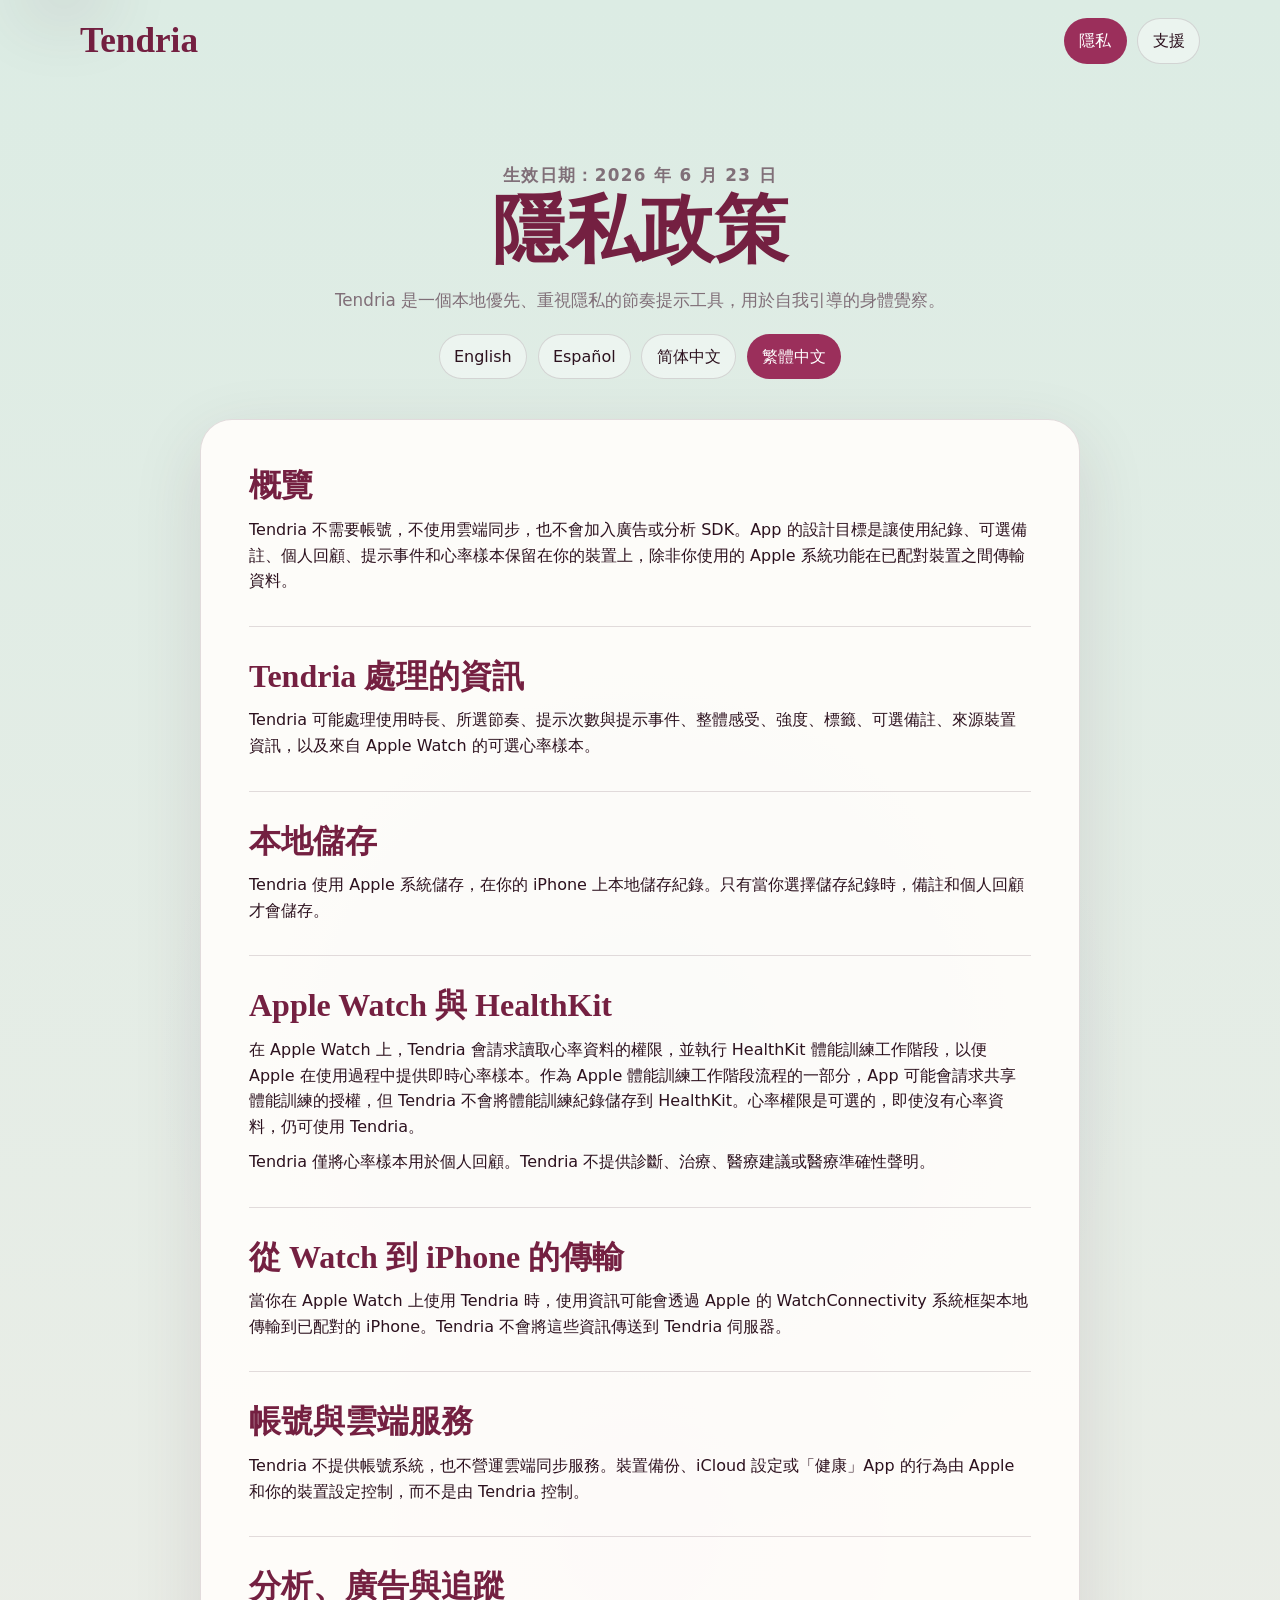
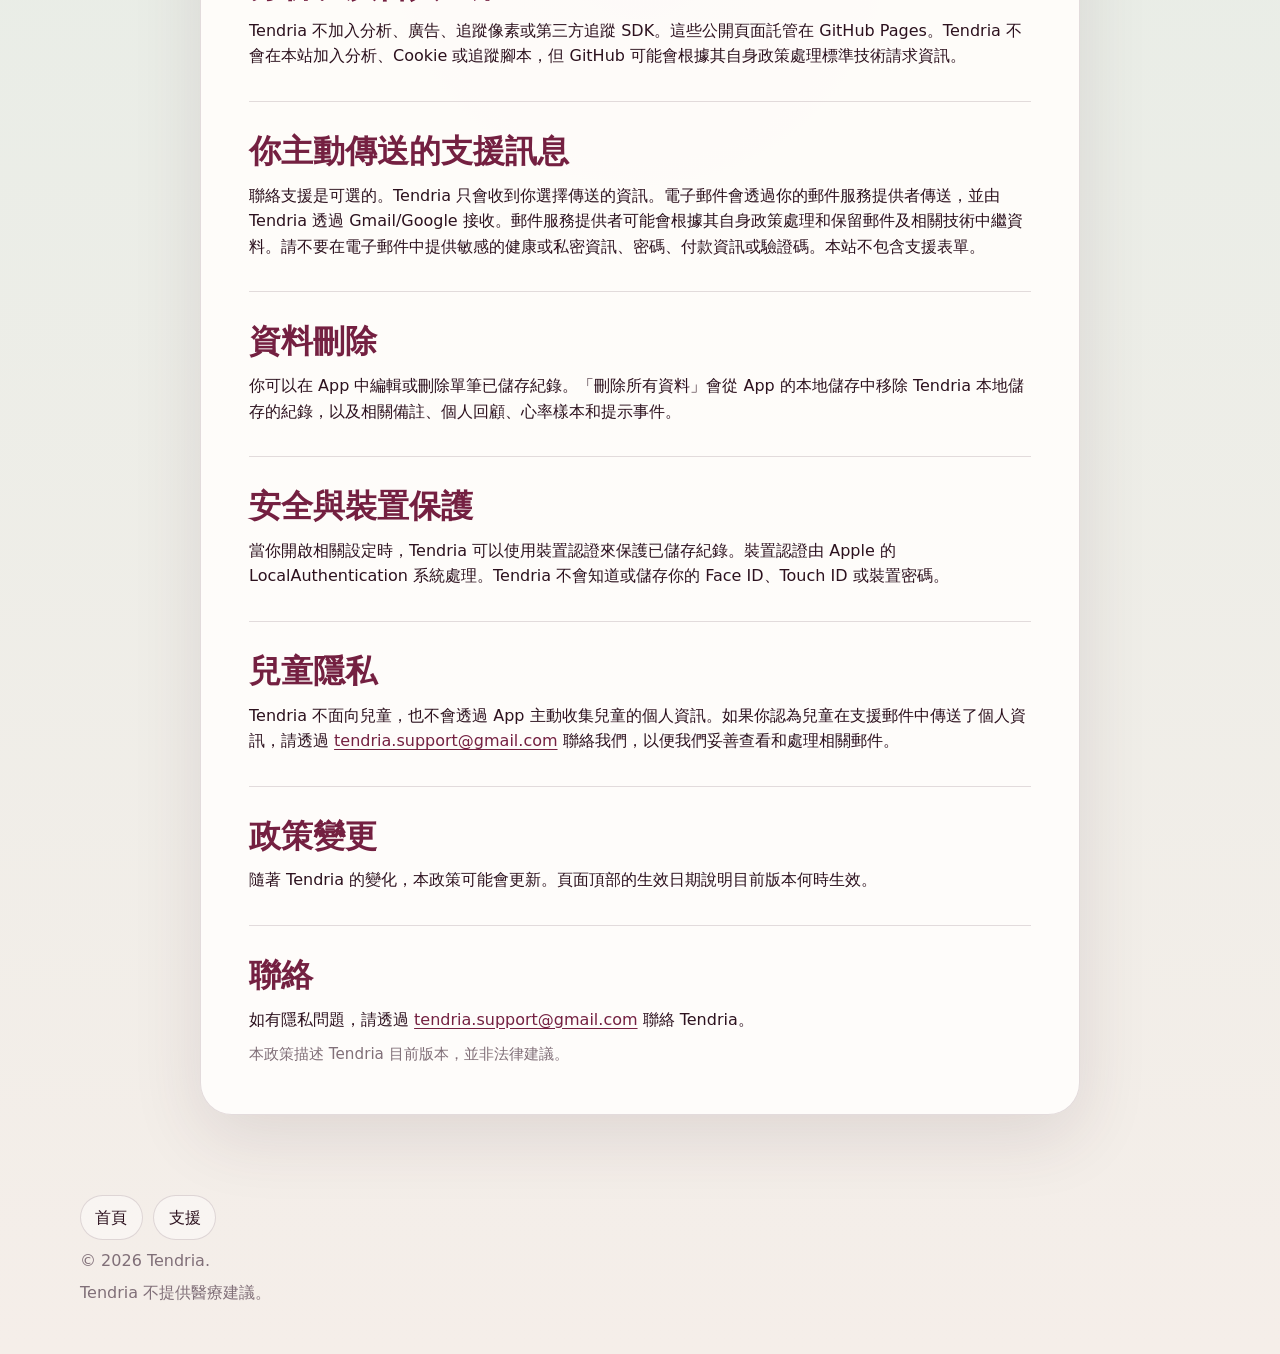
<file: zh-hant/privacy/index.html>
<!doctype html>
<html lang="zh-Hant">
<head>
  <meta charset="utf-8">
  <meta name="viewport" content="width=device-width, initial-scale=1">
  <meta name="theme-color" content="#dcece4" media="(prefers-color-scheme: light)">
  <meta name="theme-color" content="#1f332d" media="(prefers-color-scheme: dark)">
  <meta name="apple-mobile-web-app-status-bar-style" content="default">
  <title>隱私政策 | Tendria</title>
  <meta name="description" content="Tendria 隱私政策，說明本地紀錄、Apple Watch 心率權限、支援訊息與資料刪除。">
  <link rel="stylesheet" href="../../assets/styles.css">
</head>
<body>
  <a class="skip-link" href="#main">跳到內容</a>
  <header class="site-header">
    <nav class="nav" aria-label="主導覽">
      <a class="wordmark" href="../../">Tendria</a>
      <div class="nav-links">
        <a aria-current="page" href="./">隱私</a>
        <a href="../support/">支援</a>
      </div>
    </nav>
  </header>

  <main id="main" class="policy-layout">
    <header class="page-intro">
      <p class="eyebrow">生效日期：2026 年 6 月 23 日</p>
      <h1>隱私政策</h1>
      <p>Tendria 是一個本地優先、重視隱私的節奏提示工具，用於自我引導的身體覺察。</p>
      <div class="language-list compact" aria-label="語言選項">
        <a href="../../privacy/">English</a>
        <a href="../../es/privacy/">Español</a>
        <a href="../../zh-hans/privacy/">简体中文</a>
        <a aria-current="page" href="./">繁體中文</a>
      </div>
    </header>

    <article class="content-card">
      <section><h2>概覽</h2><p>Tendria 不需要帳號，不使用雲端同步，也不會加入廣告或分析 SDK。App 的設計目標是讓使用紀錄、可選備註、個人回顧、提示事件和心率樣本保留在你的裝置上，除非你使用的 Apple 系統功能在已配對裝置之間傳輸資料。</p></section>
      <section><h2>Tendria 處理的資訊</h2><p>Tendria 可能處理使用時長、所選節奏、提示次數與提示事件、整體感受、強度、標籤、可選備註、來源裝置資訊，以及來自 Apple Watch 的可選心率樣本。</p></section>
      <section><h2>本地儲存</h2><p>Tendria 使用 Apple 系統儲存，在你的 iPhone 上本地儲存紀錄。只有當你選擇儲存紀錄時，備註和個人回顧才會儲存。</p></section>
      <section><h2>Apple Watch 與 HealthKit</h2><p>在 Apple Watch 上，Tendria 會請求讀取心率資料的權限，並執行 HealthKit 體能訓練工作階段，以便 Apple 在使用過程中提供即時心率樣本。作為 Apple 體能訓練工作階段流程的一部分，App 可能會請求共享體能訓練的授權，但 Tendria 不會將體能訓練紀錄儲存到 HealthKit。心率權限是可選的，即使沒有心率資料，仍可使用 Tendria。</p><p>Tendria 僅將心率樣本用於個人回顧。Tendria 不提供診斷、治療、醫療建議或醫療準確性聲明。</p></section>
      <section><h2>從 Watch 到 iPhone 的傳輸</h2><p>當你在 Apple Watch 上使用 Tendria 時，使用資訊可能會透過 Apple 的 WatchConnectivity 系統框架本地傳輸到已配對的 iPhone。Tendria 不會將這些資訊傳送到 Tendria 伺服器。</p></section>
      <section><h2>帳號與雲端服務</h2><p>Tendria 不提供帳號系統，也不營運雲端同步服務。裝置備份、iCloud 設定或「健康」App 的行為由 Apple 和你的裝置設定控制，而不是由 Tendria 控制。</p></section>
      <section><h2>分析、廣告與追蹤</h2><p>Tendria 不加入分析、廣告、追蹤像素或第三方追蹤 SDK。這些公開頁面託管在 GitHub Pages。Tendria 不會在本站加入分析、Cookie 或追蹤腳本，但 GitHub 可能會根據其自身政策處理標準技術請求資訊。</p></section>
      <section><h2>你主動傳送的支援訊息</h2><p>聯絡支援是可選的。Tendria 只會收到你選擇傳送的資訊。電子郵件會透過你的郵件服務提供者傳送，並由 Tendria 透過 Gmail/Google 接收。郵件服務提供者可能會根據其自身政策處理和保留郵件及相關技術中繼資料。請不要在電子郵件中提供敏感的健康或私密資訊、密碼、付款資訊或驗證碼。本站不包含支援表單。</p></section>
      <section><h2>資料刪除</h2><p>你可以在 App 中編輯或刪除單筆已儲存紀錄。「刪除所有資料」會從 App 的本地儲存中移除 Tendria 本地儲存的紀錄，以及相關備註、個人回顧、心率樣本和提示事件。</p></section>
      <section><h2>安全與裝置保護</h2><p>當你開啟相關設定時，Tendria 可以使用裝置認證來保護已儲存紀錄。裝置認證由 Apple 的 LocalAuthentication 系統處理。Tendria 不會知道或儲存你的 Face ID、Touch ID 或裝置密碼。</p></section>
      <section><h2>兒童隱私</h2><p>Tendria 不面向兒童，也不會透過 App 主動收集兒童的個人資訊。如果你認為兒童在支援郵件中傳送了個人資訊，請透過 <a href="mailto:tendria.support@gmail.com?subject=Tendria%20Privacy%20Question">tendria.support@gmail.com</a> 聯絡我們，以便我們妥善查看和處理相關郵件。</p></section>
      <section><h2>政策變更</h2><p>隨著 Tendria 的變化，本政策可能會更新。頁面頂部的生效日期說明目前版本何時生效。</p></section>
      <section><h2>聯絡</h2><p>如有隱私問題，請透過 <a href="mailto:tendria.support@gmail.com?subject=Tendria%20Privacy%20Question">tendria.support@gmail.com</a> 聯絡 Tendria。</p></section>
      <p class="fine-print">本政策描述 Tendria 目前版本，並非法律建議。</p>
    </article>
  </main>

  <footer class="footer">
    <div class="footer-links">
      <a href="../../">首頁</a>
      <a href="../support/">支援</a>
    </div>
    <p>&copy; 2026 Tendria.</p>
    <p>Tendria 不提供醫療建議。</p>
  </footer>
</body>
</html>
</file>
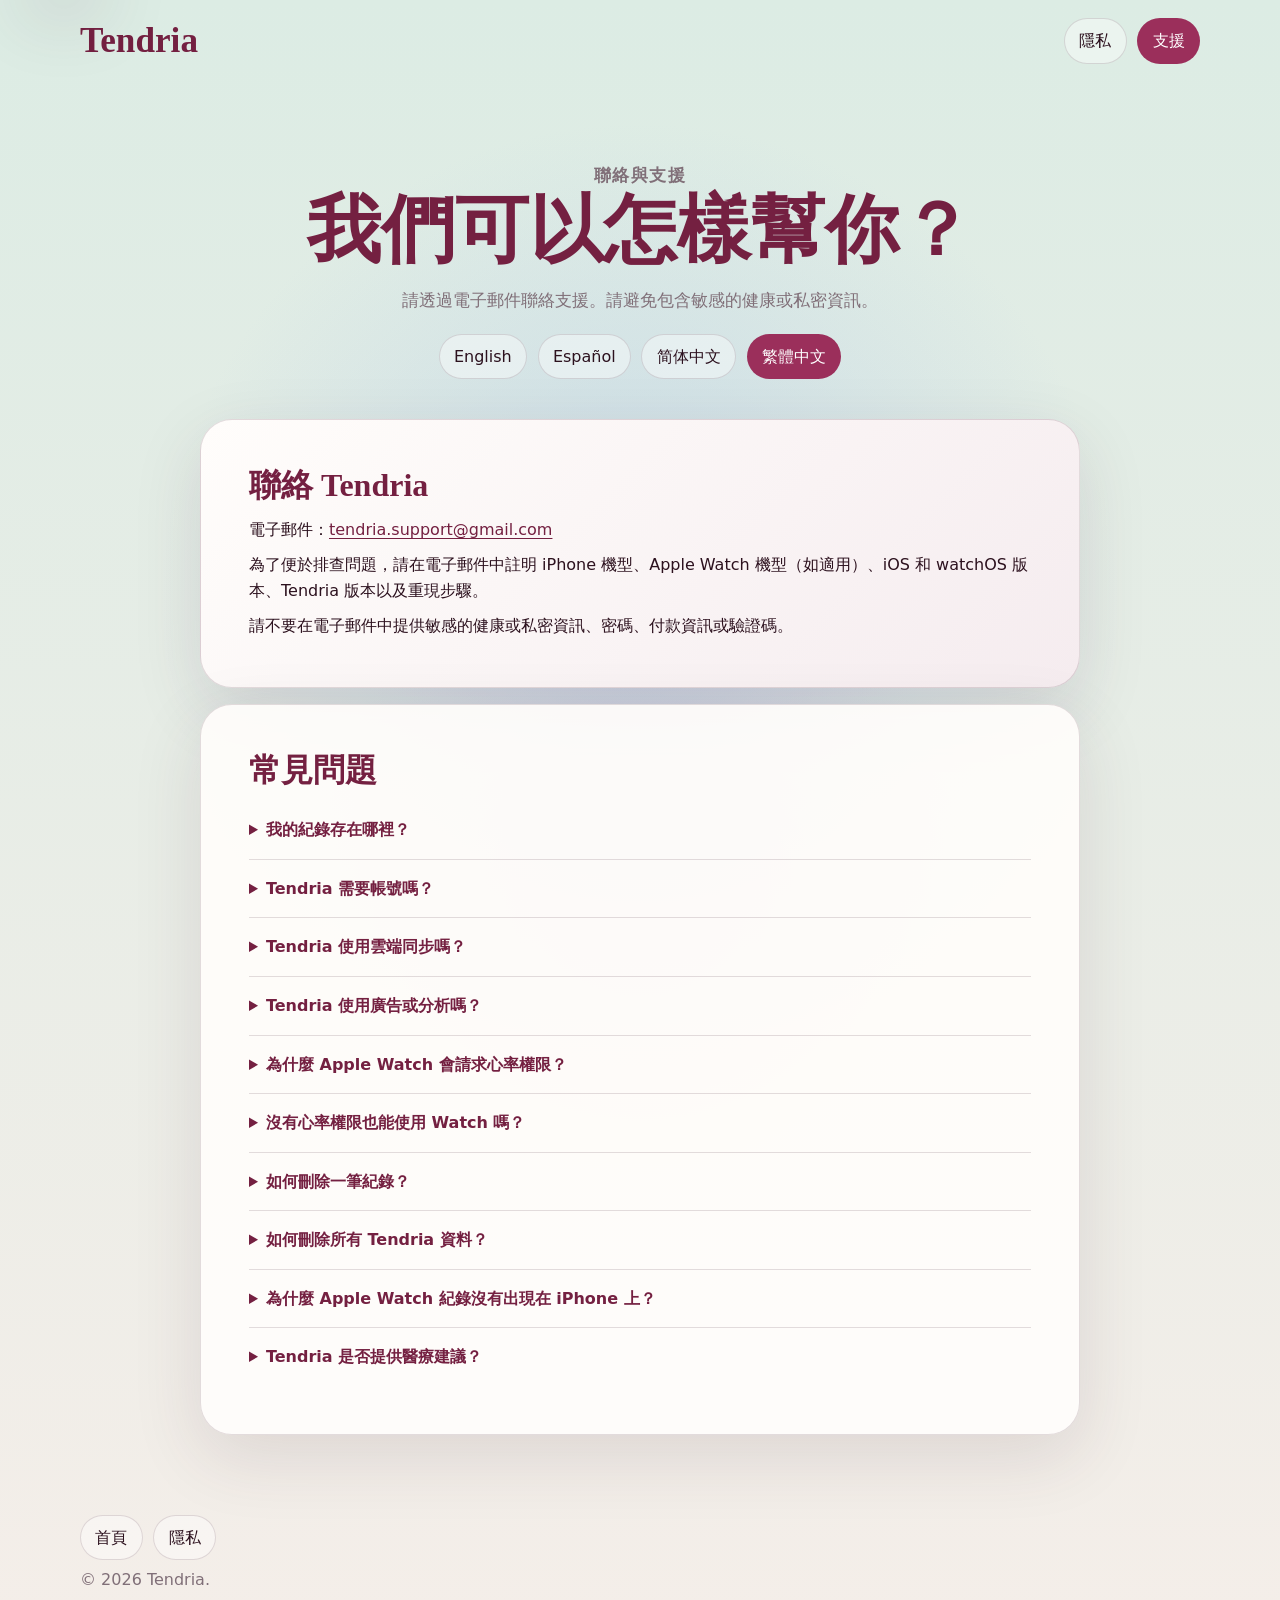
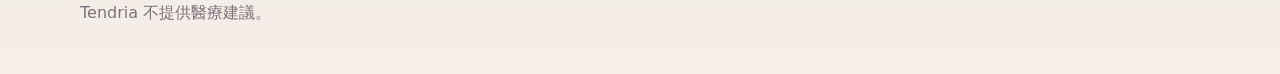
<file: zh-hant/support/index.html>
<!doctype html>
<html lang="zh-Hant">
<head>
  <meta charset="utf-8">
  <meta name="viewport" content="width=device-width, initial-scale=1">
  <meta name="theme-color" content="#dcece4" media="(prefers-color-scheme: light)">
  <meta name="theme-color" content="#1f332d" media="(prefers-color-scheme: dark)">
  <meta name="apple-mobile-web-app-status-bar-style" content="default">
  <title>聯絡與支援 | Tendria</title>
  <meta name="description" content="聯絡 Tendria 支援，並查看關於本地紀錄、Apple Watch 心率權限、刪除和同步的協助。">
  <link rel="stylesheet" href="../../assets/styles.css">
</head>
<body>
  <a class="skip-link" href="#main">跳到內容</a>
  <header class="site-header">
    <nav class="nav" aria-label="主導覽">
      <a class="wordmark" href="../../">Tendria</a>
      <div class="nav-links">
        <a href="../privacy/">隱私</a>
        <a aria-current="page" href="./">支援</a>
      </div>
    </nav>
  </header>

  <main id="main" class="policy-layout">
    <header class="page-intro">
      <p class="eyebrow">聯絡與支援</p>
      <h1>我們可以怎樣幫你？</h1>
      <p>請透過電子郵件聯絡支援。請避免包含敏感的健康或私密資訊。</p>
      <div class="language-list compact" aria-label="語言選項">
        <a href="../../support/">English</a>
        <a href="../../es/support/">Español</a>
        <a href="../../zh-hans/support/">简体中文</a>
        <a aria-current="page" href="./">繁體中文</a>
      </div>
    </header>

    <section class="content-card alert-card" aria-labelledby="email-title">
      <h2 id="email-title">聯絡 Tendria</h2>
      <p>電子郵件：<a href="mailto:tendria.support@gmail.com?subject=Tendria%20Support">tendria.support@gmail.com</a></p>
      <p>為了便於排查問題，請在電子郵件中註明 iPhone 機型、Apple Watch 機型（如適用）、iOS 和 watchOS 版本、Tendria 版本以及重現步驟。</p>
      <p>請不要在電子郵件中提供敏感的健康或私密資訊、密碼、付款資訊或驗證碼。</p>
    </section>

    <section class="content-card">
      <h2>常見問題</h2>
      <details><summary>我的紀錄存在哪裡？</summary><p>已儲存的紀錄會本地儲存在 iPhone 上的 Tendria 中。</p></details>
      <details><summary>Tendria 需要帳號嗎？</summary><p>不需要。Tendria 不需要帳號。</p></details>
      <details><summary>Tendria 使用雲端同步嗎？</summary><p>不使用。Tendria 不營運雲端同步服務。</p></details>
      <details><summary>Tendria 使用廣告或分析嗎？</summary><p>不使用。Tendria 不加入廣告、分析 SDK 或追蹤腳本。</p></details>
      <details><summary>為什麼 Apple Watch 會請求心率權限？</summary><p>獲得權限後，Tendria 可以顯示 Apple Watch 紀錄中的心率模式，供你個人回顧。</p></details>
      <details><summary>沒有心率權限也能使用 Watch 嗎？</summary><p>可以。如果心率權限不可用或被拒絕，Apple Watch 仍可在沒有心率資料的情況下使用。</p></details>
      <details><summary>如何刪除一筆紀錄？</summary><p>開啟「歷史」，選擇紀錄，然後使用該紀錄的刪除操作。</p></details>
      <details><summary>如何刪除所有 Tendria 資料？</summary><p>開啟「設定」，使用「刪除所有資料」。這會從 Tendria 本地儲存中移除已儲存的使用紀錄、備註、個人回顧、心率樣本和提示事件。</p></details>
      <details><summary>為什麼 Apple Watch 紀錄沒有出現在 iPhone 上？</summary><p>請確認 iPhone 與 Apple Watch 已配對並放在附近，然後開啟 iPhone 上的 Tendria，稍等片刻。如果紀錄仍未出現，請聯絡支援。</p></details>
      <details><summary>Tendria 是否提供醫療建議？</summary><p>不提供。Tendria 不是醫療裝置，也不提供診斷、治療或醫療建議。</p></details>
    </section>
  </main>

  <footer class="footer">
    <div class="footer-links">
      <a href="../../">首頁</a>
      <a href="../privacy/">隱私</a>
    </div>
    <p>&copy; 2026 Tendria.</p>
    <p>Tendria 不提供醫療建議。</p>
  </footer>
</body>
</html>
</file>
<file: assets/styles.css>
:root {
  color-scheme: light dark;
  --bg: #f5eee9;
  --bg-soft: #dcece4;
  --card: #fffdfb;
  --card-tint: #f5ecef;
  --text: #2c111e;
  --muted: #806f78;
  --accent: #9b2f5b;
  --accent-deep: #742041;
  --on-accent: #ffffff;
  --line: rgba(81, 45, 61, 0.16);
  --focus: #315f75;
  --shadow: 0 22px 70px rgba(76, 42, 58, 0.12);
}

@media (prefers-color-scheme: dark) {
  :root {
    --bg: #190711;
    --bg-soft: #1f332d;
    --card: #26111d;
    --card-tint: #341523;
    --text: #fff6f9;
    --muted: #d5bdc9;
    --accent: #f2a1c1;
    --accent-deep: #ffd3e3;
    --on-accent: #2c111e;
    --line: rgba(255, 238, 244, 0.18);
    --focus: #a9d5ef;
    --shadow: 0 22px 70px rgba(0, 0, 0, 0.34);
  }
}

* {
  box-sizing: border-box;
}

html {
  min-height: 100%;
  background: var(--bg);
}

body {
  margin: 0;
  min-height: 100%;
  color: var(--text);
  font-family: ui-sans-serif, system-ui, -apple-system, BlinkMacSystemFont, "Segoe UI", sans-serif;
  line-height: 1.6;
  background:
    radial-gradient(circle at 50% 36%, rgba(165, 196, 232, 0.45), transparent 30rem),
    radial-gradient(circle at 50% 52%, rgba(228, 179, 204, 0.40), transparent 20rem),
    linear-gradient(180deg, var(--bg-soft), var(--bg));
}

a {
  color: var(--accent-deep);
  text-underline-offset: 0.18em;
}

a:hover {
  color: var(--accent);
}

a:focus-visible,
summary:focus-visible,
button:focus-visible {
  outline: 3px solid var(--focus);
  outline-offset: 4px;
  border-radius: 12px;
}

.skip-link {
  position: absolute;
  left: 1rem;
  top: 1rem;
  z-index: 10;
  transform: translateY(-140%);
  padding: 0.75rem 1rem;
  border-radius: 999px;
  background: var(--card);
  box-shadow: var(--shadow);
}

.skip-link:focus {
  transform: translateY(0);
}

.site-header,
main,
.footer {
  width: min(1120px, calc(100% - 2rem));
  margin: 0 auto;
}

.site-header {
  padding: 1.15rem 0;
}

.nav {
  display: flex;
  align-items: center;
  justify-content: space-between;
  gap: 1rem;
}

.wordmark {
  color: var(--accent-deep);
  font-family: Georgia, "Times New Roman", serif;
  font-size: clamp(1.65rem, 4vw, 2.2rem);
  font-weight: 700;
  line-height: 1;
  text-decoration: none;
}

.nav-links,
.footer-links,
.language-list,
.button-row {
  display: flex;
  flex-wrap: wrap;
  align-items: center;
  gap: 0.65rem;
}

.nav-links a,
.language-list a,
.footer-links a,
.button {
  min-height: 2.5rem;
  display: inline-flex;
  align-items: center;
  justify-content: center;
  padding: 0.55rem 0.9rem;
  border: 1px solid var(--line);
  border-radius: 999px;
  background: rgba(255, 255, 255, 0.42);
  color: var(--text);
  text-decoration: none;
}

.nav-links a[aria-current="page"],
.language-list a[aria-current="page"],
.button {
  background: var(--accent);
  border-color: transparent;
  color: var(--on-accent);
}

.button.secondary {
  color: var(--text);
  background: transparent;
  border-color: var(--line);
}

.hero {
  display: grid;
  place-items: center;
  text-align: center;
  min-height: min(66vh, 42rem);
  padding: clamp(3rem, 9vw, 7rem) 0;
}

.eyebrow,
.card-kicker {
  margin: 0 0 0.7rem;
  color: var(--accent-deep);
  font-size: 0.78rem;
  font-weight: 700;
  letter-spacing: 0.08em;
  text-transform: uppercase;
}

h1,
h2,
h3 {
  color: var(--accent-deep);
  font-family: Georgia, "Times New Roman", serif;
  line-height: 1.12;
}

h1 {
  margin: 0;
  font-size: clamp(3.4rem, 12vw, 7rem);
}

.page-intro h1 {
  font-size: clamp(2.4rem, 8vw, 4.6rem);
}

h2 {
  margin: 0 0 0.8rem;
  font-size: clamp(1.35rem, 4vw, 2rem);
}

.tagline {
  margin: 0.8rem auto 0;
  max-width: 42rem;
  color: var(--accent-deep);
  font-size: clamp(1.15rem, 3vw, 1.55rem);
}

.lede,
.page-intro p {
  max-width: 46rem;
  margin: 1rem auto 0;
  color: var(--muted);
  font-size: 1.05rem;
}

.card-grid {
  display: grid;
  grid-template-columns: repeat(2, minmax(0, 1fr));
  gap: 1rem;
  margin: 0 0 1rem;
}

.feature-card,
.language-card,
.content-card {
  border: 1px solid var(--line);
  border-radius: 2rem;
  background: var(--card);
  background: color-mix(in srgb, var(--card) 92%, transparent);
  box-shadow: var(--shadow);
}

.feature-card {
  min-height: 14rem;
  display: flex;
  flex-direction: column;
  justify-content: flex-end;
  padding: clamp(1.4rem, 4vw, 2rem);
  text-decoration: none;
}

.feature-card strong {
  max-width: 28rem;
  color: var(--text);
  font-size: clamp(1.25rem, 3vw, 1.8rem);
  line-height: 1.25;
}

.language-card {
  margin-bottom: 3rem;
  padding: clamp(1.25rem, 4vw, 1.8rem);
}

.language-card h2 {
  font-size: 1.35rem;
}

.policy-layout {
  padding: clamp(1.5rem, 5vw, 4rem) 0 2rem;
}

.page-intro {
  margin: 0 auto clamp(1.5rem, 4vw, 2.5rem);
  text-align: center;
}

.language-list.compact {
  justify-content: center;
  margin-top: 1.25rem;
}

.content-card {
  max-width: 880px;
  margin: 0 auto 1rem;
  padding: clamp(1.35rem, 5vw, 3rem);
}

.content-card section + section {
  margin-top: 2rem;
  padding-top: 2rem;
  border-top: 1px solid var(--line);
}

.content-card p {
  margin: 0.6rem 0 0;
}

.fine-print {
  margin-top: 2rem;
  color: var(--muted);
  font-size: 0.95rem;
}

.alert-card {
  background: linear-gradient(135deg, var(--card), var(--card-tint));
}

code {
  padding: 0.12rem 0.32rem;
  border-radius: 0.4rem;
  background: rgba(128, 111, 120, 0.14);
  font-size: 0.95em;
}

details {
  border-top: 1px solid var(--line);
  padding: 1rem 0;
}

details:first-of-type {
  border-top: 0;
}

summary {
  cursor: pointer;
  color: var(--accent-deep);
  font-weight: 700;
}

.footer {
  padding: 2rem 0 3rem;
  color: var(--muted);
}

.footer p {
  margin: 0.45rem 0 0;
}

.not-found {
  display: grid;
  min-height: 100vh;
  place-items: center;
}

@media (max-width: 720px) {
  .site-header,
  main,
  .footer {
    width: min(100% - 1.25rem, 1120px);
  }

  .nav {
    align-items: flex-start;
    flex-direction: column;
  }

  .card-grid {
    grid-template-columns: 1fr;
  }

  .hero {
    min-height: 58vh;
    place-items: end center;
  }

  .nav-links a,
  .language-list a,
  .footer-links a,
  .button {
    padding-inline: 0.78rem;
  }

  .content-card,
  .feature-card,
  .language-card {
    border: 0;
  }

  .content-card {
    border-radius: 1.45rem;
  }
}

@media (prefers-reduced-motion: reduce) {
  *,
  *::before,
  *::after {
    scroll-behavior: auto !important;
  }
}
</file>
